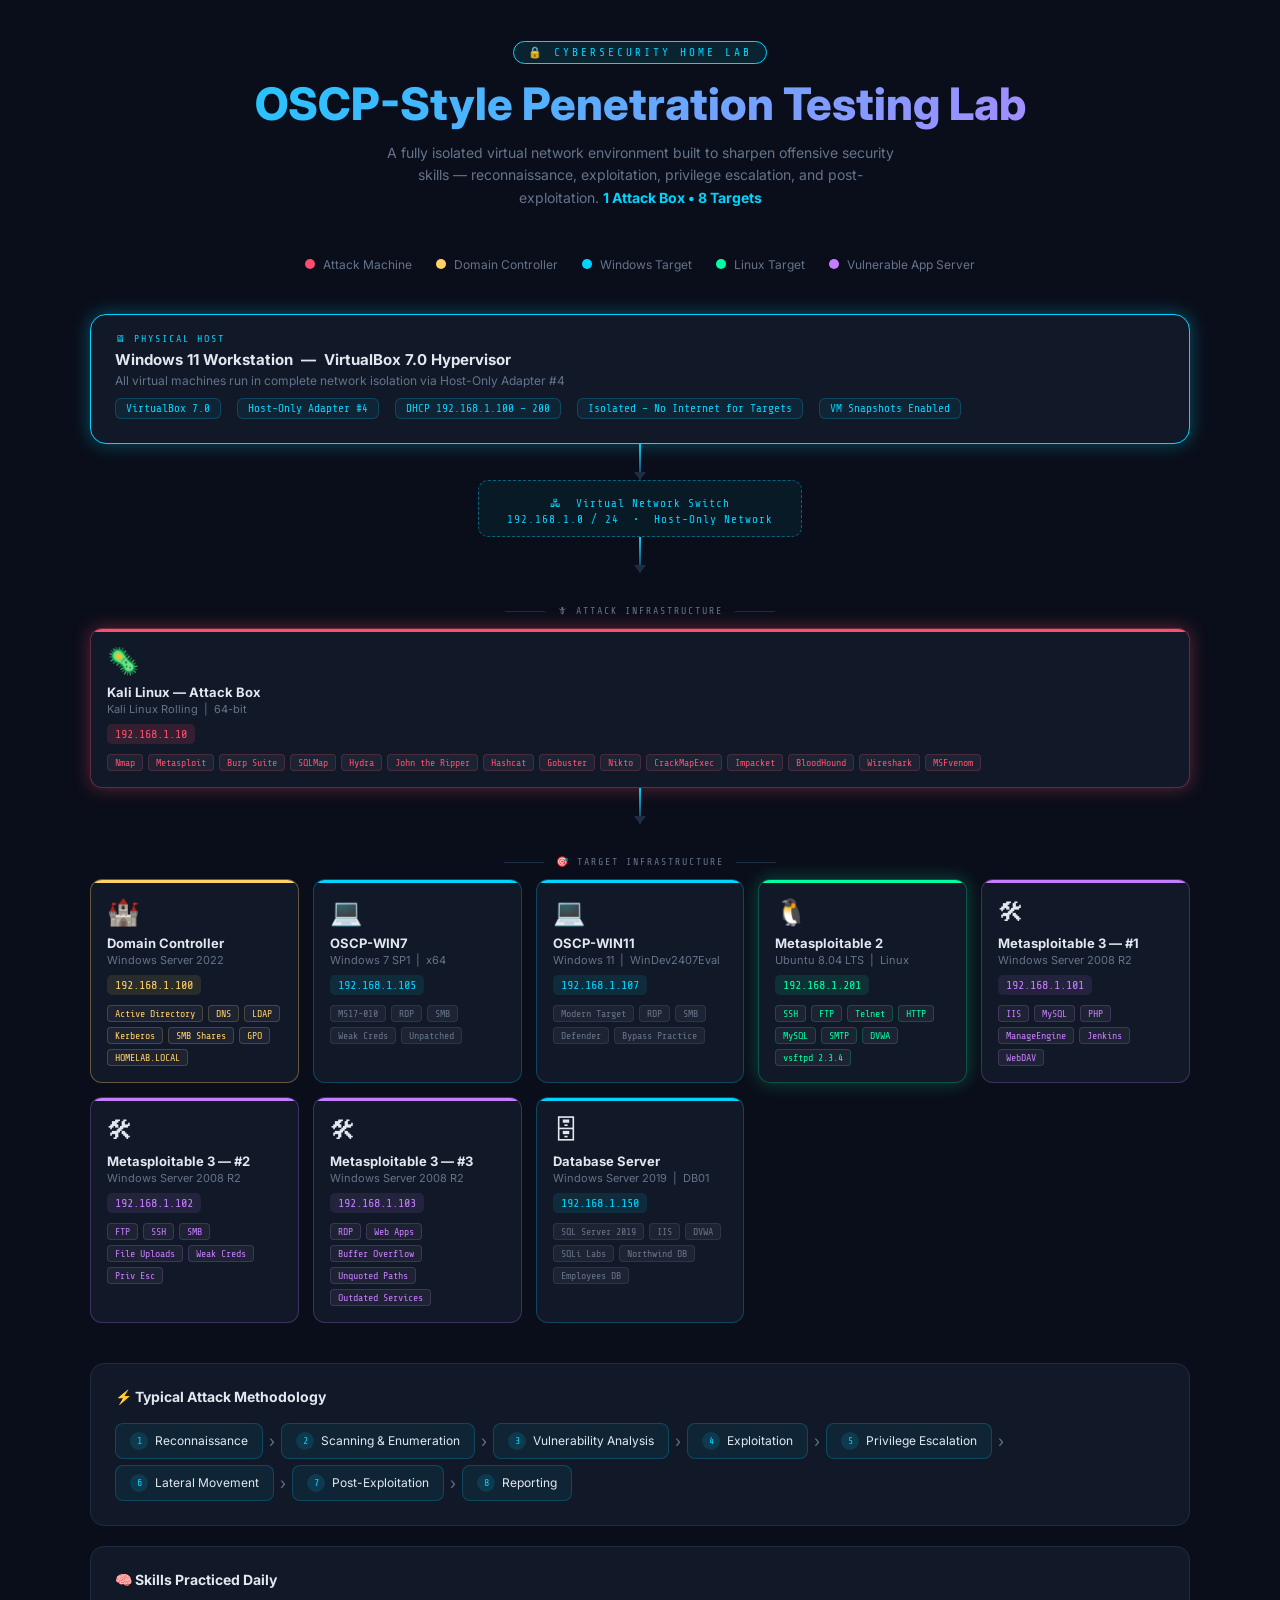
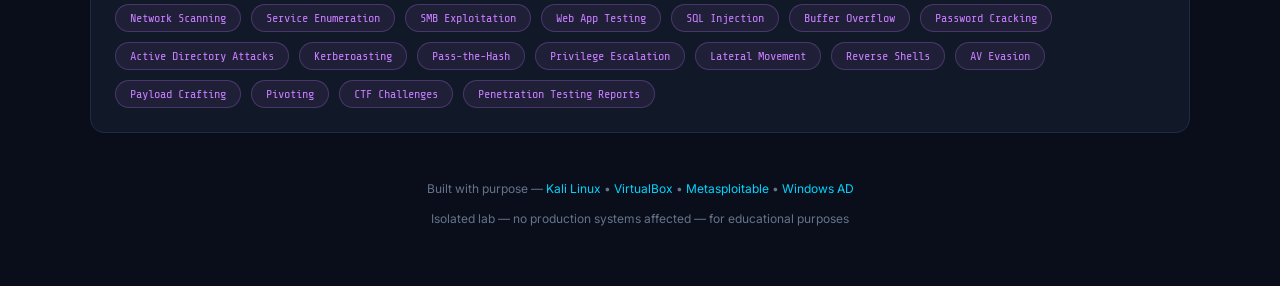
<file: homelab-diagram.html>
<!DOCTYPE html>
<html lang="en">
<head>
  <meta charset="UTF-8" />
  <meta name="viewport" content="width=device-width, initial-scale=1.0" />
  <title>Cybersecurity Home Lab – Network Diagram</title>
  <style>
    @import url('https://fonts.googleapis.com/css2?family=Share+Tech+Mono&family=Inter:wght@400;600;700;800&display=swap');

    :root {
      --bg:        #0a0e1a;
      --surface:   #111827;
      --border:    #1e2d45;
      --accent:    #00d4ff;
      --red:       #ff4d6d;
      --green:     #00ffa3;
      --yellow:    #ffd166;
      --purple:    #c77dff;
      --text:      #e2e8f0;
      --muted:     #64748b;
      --glow-blue: 0 0 18px rgba(0,212,255,0.35);
      --glow-red:  0 0 18px rgba(255,77,109,0.35);
      --glow-grn:  0 0 18px rgba(0,255,163,0.25);
    }

    * { box-sizing: border-box; margin: 0; padding: 0; }

    body {
      background: var(--bg);
      color: var(--text);
      font-family: 'Inter', sans-serif;
      min-height: 100vh;
      padding: 40px 24px 60px;
    }

    /* ── Header ────────────────────────────────────── */
    header {
      text-align: center;
      margin-bottom: 48px;
    }
    header .badge {
      display: inline-block;
      background: rgba(0,212,255,0.1);
      border: 1px solid var(--accent);
      color: var(--accent);
      font-size: 11px;
      font-family: 'Share Tech Mono', monospace;
      letter-spacing: 3px;
      padding: 4px 14px;
      border-radius: 20px;
      margin-bottom: 14px;
      text-transform: uppercase;
    }
    header h1 {
      font-size: clamp(1.6rem, 4vw, 2.8rem);
      font-weight: 800;
      background: linear-gradient(135deg, var(--accent) 0%, var(--purple) 100%);
      -webkit-background-clip: text;
      -webkit-text-fill-color: transparent;
      background-clip: text;
      line-height: 1.2;
      margin-bottom: 10px;
    }
    header p {
      color: var(--muted);
      font-size: 14px;
      max-width: 520px;
      margin: 0 auto;
      line-height: 1.6;
    }

    /* ── Legend ────────────────────────────────────── */
    .legend {
      display: flex;
      justify-content: center;
      gap: 24px;
      flex-wrap: wrap;
      margin-bottom: 42px;
    }
    .legend-item {
      display: flex;
      align-items: center;
      gap: 8px;
      font-size: 12px;
      color: var(--muted);
    }
    .legend-dot {
      width: 10px; height: 10px;
      border-radius: 50%;
    }

    /* ── Main grid ──────────────────────────────────── */
    .diagram {
      max-width: 1100px;
      margin: 0 auto;
      display: flex;
      flex-direction: column;
      gap: 0;
      align-items: center;
    }

    /* ── Host machine ───────────────────────────────── */
    .host-box {
      width: 100%;
      background: var(--surface);
      border: 1px solid var(--accent);
      border-radius: 16px;
      padding: 18px 24px 24px;
      box-shadow: var(--glow-blue);
      position: relative;
    }
    .host-label {
      font-family: 'Share Tech Mono', monospace;
      font-size: 10px;
      letter-spacing: 2px;
      color: var(--accent);
      text-transform: uppercase;
      margin-bottom: 6px;
    }
    .host-title {
      font-size: 15px;
      font-weight: 700;
      color: var(--text);
      margin-bottom: 4px;
    }
    .host-sub {
      font-size: 12px;
      color: var(--muted);
    }
    .host-specs {
      display: flex;
      gap: 16px;
      flex-wrap: wrap;
      margin-top: 10px;
    }
    .spec-tag {
      background: rgba(0,212,255,0.07);
      border: 1px solid rgba(0,212,255,0.2);
      color: var(--accent);
      font-size: 11px;
      font-family: 'Share Tech Mono', monospace;
      padding: 3px 10px;
      border-radius: 6px;
    }

    /* ── Connector line ─────────────────────────────── */
    .connector {
      width: 2px;
      height: 36px;
      background: linear-gradient(to bottom, var(--accent), var(--border));
      position: relative;
    }
    .connector::after {
      content: '';
      position: absolute;
      bottom: 0; left: 50%;
      transform: translateX(-50%);
      width: 0; height: 0;
      border-left: 6px solid transparent;
      border-right: 6px solid transparent;
      border-top: 8px solid var(--border);
    }

    /* ── Network switch ─────────────────────────────── */
    .switch-box {
      background: rgba(0,212,255,0.06);
      border: 1px dashed rgba(0,212,255,0.4);
      border-radius: 10px;
      padding: 10px 28px;
      text-align: center;
    }
    .switch-box span {
      font-family: 'Share Tech Mono', monospace;
      font-size: 11px;
      color: var(--accent);
      letter-spacing: 1px;
    }
    .network-label {
      font-size: 10px;
      color: var(--muted);
      display: block;
      margin-top: 2px;
    }

    /* ── Branch connectors ──────────────────────────── */
    .branch-row {
      width: 100%;
      display: flex;
      align-items: flex-start;
      justify-content: center;
      gap: 16px;
      margin-top: 0;
      position: relative;
    }

    /* Horizontal bar connecting all VMs */
    .h-bar-wrap {
      width: 100%;
      display: flex;
      align-items: center;
      justify-content: center;
      position: relative;
      height: 24px;
      margin-top: -2px;
    }
    .h-bar {
      position: absolute;
      height: 2px;
      background: var(--border);
      top: 50%;
      transform: translateY(-50%);
    }
    .v-drop {
      width: 2px;
      height: 24px;
      background: var(--border);
      position: absolute;
      top: 0;
    }

    /* ── VM Card ────────────────────────────────────── */
    .vm-grid {
      width: 100%;
      display: grid;
      grid-template-columns: repeat(auto-fit, minmax(200px, 1fr));
      gap: 14px;
    }

    .vm-card {
      background: var(--surface);
      border-radius: 12px;
      padding: 16px;
      border: 1px solid var(--border);
      transition: transform 0.2s, box-shadow 0.2s;
      position: relative;
      overflow: hidden;
    }
    .vm-card::before {
      content: '';
      position: absolute;
      top: 0; left: 0; right: 0;
      height: 3px;
      border-radius: 12px 12px 0 0;
    }
    .vm-card:hover {
      transform: translateY(-3px);
    }
    /* colour variants */
    .vm-card.attacker::before  { background: var(--red); }
    .vm-card.attacker          { border-color: rgba(255,77,109,0.35); box-shadow: var(--glow-red); }
    .vm-card.target-win::before{ background: var(--accent); }
    .vm-card.target-win        { border-color: rgba(0,212,255,0.25); }
    .vm-card.target-lin::before{ background: var(--green); }
    .vm-card.target-lin        { border-color: rgba(0,255,163,0.25); box-shadow: var(--glow-grn); }
    .vm-card.dc::before        { background: var(--yellow); }
    .vm-card.dc                { border-color: rgba(255,209,102,0.35); }
    .vm-card.vuln::before      { background: var(--purple); }
    .vm-card.vuln              { border-color: rgba(199,125,255,0.25); }

    .vm-icon { font-size: 26px; margin-bottom: 8px; }
    .vm-name {
      font-weight: 700;
      font-size: 13px;
      color: var(--text);
      margin-bottom: 2px;
    }
    .vm-os {
      font-size: 11px;
      color: var(--muted);
      margin-bottom: 6px;
    }
    .vm-ip {
      font-family: 'Share Tech Mono', monospace;
      font-size: 12px;
      padding: 3px 8px;
      border-radius: 5px;
      display: inline-block;
      margin-bottom: 10px;
    }
    .attacker .vm-ip  { background: rgba(255,77,109,0.15); color: var(--red); }
    .target-win .vm-ip{ background: rgba(0,212,255,0.1);   color: var(--accent); }
    .target-lin .vm-ip{ background: rgba(0,255,163,0.1);   color: var(--green); }
    .dc .vm-ip        { background: rgba(255,209,102,0.1); color: var(--yellow); }
    .vuln .vm-ip      { background: rgba(199,125,255,0.1); color: var(--purple); }

    .vm-tags {
      display: flex;
      flex-wrap: wrap;
      gap: 5px;
    }
    .tag {
      font-size: 10px;
      padding: 2px 7px;
      border-radius: 4px;
      font-family: 'Share Tech Mono', monospace;
      background: rgba(255,255,255,0.05);
      color: var(--muted);
      border: 1px solid rgba(255,255,255,0.08);
    }
    .attacker  .tag { color: var(--red);    border-color: rgba(255,77,109,0.2); }
    .target-lin .tag{ color: var(--green);  border-color: rgba(0,255,163,0.2); }
    .dc        .tag { color: var(--yellow); border-color: rgba(255,209,102,0.2); }
    .vuln      .tag { color: var(--purple); border-color: rgba(199,125,255,0.2); }

    /* ── Section title ──────────────────────────────── */
    .section-label {
      text-align: center;
      font-size: 10px;
      font-family: 'Share Tech Mono', monospace;
      letter-spacing: 2px;
      color: var(--muted);
      text-transform: uppercase;
      margin-top: 32px;
      margin-bottom: 12px;
      position: relative;
    }
    .section-label::before,
    .section-label::after {
      content: '';
      display: inline-block;
      width: 40px;
      height: 1px;
      background: var(--border);
      vertical-align: middle;
      margin: 0 12px;
    }

    /* ── Attack flow ────────────────────────────────── */
    .flow-section {
      width: 100%;
      max-width: 1100px;
      margin: 40px auto 0;
      background: var(--surface);
      border: 1px solid var(--border);
      border-radius: 14px;
      padding: 24px;
    }
    .flow-title {
      font-weight: 700;
      font-size: 14px;
      color: var(--text);
      margin-bottom: 18px;
      display: flex;
      align-items: center;
      gap: 8px;
    }
    .flow-steps {
      display: flex;
      align-items: center;
      flex-wrap: wrap;
      gap: 6px;
    }
    .flow-step {
      background: rgba(0,212,255,0.07);
      border: 1px solid rgba(0,212,255,0.2);
      border-radius: 8px;
      padding: 8px 14px;
      font-size: 12px;
      color: var(--text);
      display: flex;
      align-items: center;
      gap: 7px;
    }
    .flow-num {
      font-family: 'Share Tech Mono', monospace;
      color: var(--accent);
      font-size: 10px;
      background: rgba(0,212,255,0.12);
      width: 18px; height: 18px;
      border-radius: 50%;
      display: flex; align-items: center; justify-content: center;
    }
    .flow-arrow {
      color: var(--muted);
      font-size: 16px;
    }

    /* ── Skills pills ────────────────────────────────── */
    .skills-section {
      width: 100%;
      max-width: 1100px;
      margin: 20px auto 0;
      background: var(--surface);
      border: 1px solid var(--border);
      border-radius: 14px;
      padding: 24px;
    }
    .skills-title {
      font-weight: 700;
      font-size: 14px;
      color: var(--text);
      margin-bottom: 16px;
      display: flex;
      align-items: center;
      gap: 8px;
    }
    .skills-grid {
      display: flex;
      flex-wrap: wrap;
      gap: 10px;
    }
    .skill-pill {
      background: rgba(199,125,255,0.08);
      border: 1px solid rgba(199,125,255,0.25);
      color: var(--purple);
      font-size: 12px;
      padding: 6px 14px;
      border-radius: 20px;
      font-family: 'Share Tech Mono', monospace;
    }

    /* ── Footer ─────────────────────────────────────── */
    footer {
      text-align: center;
      margin-top: 48px;
      color: var(--muted);
      font-size: 12px;
    }
    footer span { color: var(--accent); }

    /* ── Responsive ─────────────────────────────────── */
    @media (max-width: 600px) {
      .vm-grid { grid-template-columns: 1fr 1fr; }
    }
    @media (max-width: 400px) {
      .vm-grid { grid-template-columns: 1fr; }
    }
  </style>
</head>
<body>

<!-- ══ HEADER ══════════════════════════════════════════ -->
<header>
  <div class="badge">&#x1F512; Cybersecurity Home Lab</div>
  <h1>OSCP-Style Penetration Testing Lab</h1>
  <p>A fully isolated virtual network environment built to sharpen offensive security skills — reconnaissance, exploitation, privilege escalation, and post-exploitation. <strong style="color:var(--accent)">1 Attack Box &bull; 8 Targets</strong></p>
</header>

<!-- ══ LEGEND ══════════════════════════════════════════ -->
<div class="legend">
  <div class="legend-item"><div class="legend-dot" style="background:var(--red)"></div> Attack Machine</div>
  <div class="legend-item"><div class="legend-dot" style="background:var(--yellow)"></div> Domain Controller</div>
  <div class="legend-item"><div class="legend-dot" style="background:var(--accent)"></div> Windows Target</div>
  <div class="legend-item"><div class="legend-dot" style="background:var(--green)"></div> Linux Target</div>
  <div class="legend-item"><div class="legend-dot" style="background:var(--purple)"></div> Vulnerable App Server</div>
</div>

<!-- ══ DIAGRAM ══════════════════════════════════════════ -->
<div class="diagram">

  <!-- HOST MACHINE -->
  <div class="host-box" style="max-width:1100px;">
    <div class="host-label">&#x1F5A5;  Physical Host</div>
    <div class="host-title">Windows 11 Workstation &nbsp;&mdash;&nbsp; VirtualBox 7.0 Hypervisor</div>
    <div class="host-sub">All virtual machines run in complete network isolation via Host-Only Adapter #4</div>
    <div class="host-specs">
      <span class="spec-tag">VirtualBox 7.0</span>
      <span class="spec-tag">Host-Only Adapter #4</span>
      <span class="spec-tag">DHCP 192.168.1.100 – 200</span>
      <span class="spec-tag">Isolated – No Internet for Targets</span>
      <span class="spec-tag">VM Snapshots Enabled</span>
    </div>
  </div>

  <!-- CONNECTOR -->
  <div class="connector"></div>

  <!-- VIRTUAL SWITCH -->
  <div class="switch-box">
    <span>&#x1F5A7; &nbsp;Virtual Network Switch</span>
    <span class="network-label">192.168.1.0 / 24 &nbsp;&bull;&nbsp; Host-Only Network</span>
  </div>

  <!-- CONNECTOR -->
  <div class="connector"></div>

  <!-- ── ATTACK SECTION ── -->
  <div class="section-label">&#x1F5E1; Attack Infrastructure</div>
  <div class="vm-grid" style="max-width:1100px; grid-template-columns: 1fr;">

    <div class="vm-card attacker">
      <div class="vm-icon">&#x1F9A0;</div>
      <div class="vm-name">Kali Linux &mdash; Attack Box</div>
      <div class="vm-os">Kali Linux Rolling &nbsp;|&nbsp; 64-bit</div>
      <div class="vm-ip">192.168.1.10</div>
      <div class="vm-tags">
        <span class="tag">Nmap</span>
        <span class="tag">Metasploit</span>
        <span class="tag">Burp Suite</span>
        <span class="tag">SQLMap</span>
        <span class="tag">Hydra</span>
        <span class="tag">John the Ripper</span>
        <span class="tag">Hashcat</span>
        <span class="tag">Gobuster</span>
        <span class="tag">Nikto</span>
        <span class="tag">CrackMapExec</span>
        <span class="tag">Impacket</span>
        <span class="tag">BloodHound</span>
        <span class="tag">Wireshark</span>
        <span class="tag">MSFvenom</span>
      </div>
    </div>

  </div>

  <!-- CONNECTOR -->
  <div class="connector"></div>

  <!-- ── TARGET SECTION ── -->
  <div class="section-label">&#x1F3AF; Target Infrastructure</div>
  <div class="vm-grid" style="max-width:1100px;">

    <!-- Domain Controller -->
    <div class="vm-card dc">
      <div class="vm-icon">&#x1F3F0;</div>
      <div class="vm-name">Domain Controller</div>
      <div class="vm-os">Windows Server 2022</div>
      <div class="vm-ip">192.168.1.100</div>
      <div class="vm-tags">
        <span class="tag">Active Directory</span>
        <span class="tag">DNS</span>
        <span class="tag">LDAP</span>
        <span class="tag">Kerberos</span>
        <span class="tag">SMB Shares</span>
        <span class="tag">GPO</span>
        <span class="tag">HOMELAB.LOCAL</span>
      </div>
    </div>

    <!-- Windows 7 -->
    <div class="vm-card target-win">
      <div class="vm-icon">&#x1F4BB;</div>
      <div class="vm-name">OSCP-WIN7</div>
      <div class="vm-os">Windows 7 SP1 &nbsp;|&nbsp; x64</div>
      <div class="vm-ip">192.168.1.105</div>
      <div class="vm-tags">
        <span class="tag">MS17-010</span>
        <span class="tag">RDP</span>
        <span class="tag">SMB</span>
        <span class="tag">Weak Creds</span>
        <span class="tag">Unpatched</span>
      </div>
    </div>

    <!-- Windows 11 -->
    <div class="vm-card target-win">
      <div class="vm-icon">&#x1F4BB;</div>
      <div class="vm-name">OSCP-WIN11</div>
      <div class="vm-os">Windows 11 &nbsp;|&nbsp; WinDev2407Eval</div>
      <div class="vm-ip">192.168.1.107</div>
      <div class="vm-tags">
        <span class="tag">Modern Target</span>
        <span class="tag">RDP</span>
        <span class="tag">SMB</span>
        <span class="tag">Defender</span>
        <span class="tag">Bypass Practice</span>
      </div>
    </div>

    <!-- Metasploitable 2 -->
    <div class="vm-card target-lin">
      <div class="vm-icon">&#x1F427;</div>
      <div class="vm-name">Metasploitable 2</div>
      <div class="vm-os">Ubuntu 8.04 LTS &nbsp;|&nbsp; Linux</div>
      <div class="vm-ip">192.168.1.201</div>
      <div class="vm-tags">
        <span class="tag">SSH</span>
        <span class="tag">FTP</span>
        <span class="tag">Telnet</span>
        <span class="tag">HTTP</span>
        <span class="tag">MySQL</span>
        <span class="tag">SMTP</span>
        <span class="tag">DVWA</span>
        <span class="tag">vsftpd 2.3.4</span>
      </div>
    </div>

    <!-- Metasploitable 3 Win #1 -->
    <div class="vm-card vuln">
      <div class="vm-icon">&#x1F6E0;</div>
      <div class="vm-name">Metasploitable 3 &mdash; #1</div>
      <div class="vm-os">Windows Server 2008 R2</div>
      <div class="vm-ip">192.168.1.101</div>
      <div class="vm-tags">
        <span class="tag">IIS</span>
        <span class="tag">MySQL</span>
        <span class="tag">PHP</span>
        <span class="tag">ManageEngine</span>
        <span class="tag">Jenkins</span>
        <span class="tag">WebDAV</span>
      </div>
    </div>

    <!-- Metasploitable 3 Win #2 -->
    <div class="vm-card vuln">
      <div class="vm-icon">&#x1F6E0;</div>
      <div class="vm-name">Metasploitable 3 &mdash; #2</div>
      <div class="vm-os">Windows Server 2008 R2</div>
      <div class="vm-ip">192.168.1.102</div>
      <div class="vm-tags">
        <span class="tag">FTP</span>
        <span class="tag">SSH</span>
        <span class="tag">SMB</span>
        <span class="tag">File Uploads</span>
        <span class="tag">Weak Creds</span>
        <span class="tag">Priv Esc</span>
      </div>
    </div>

    <!-- Metasploitable 3 Win #3 -->
    <div class="vm-card vuln">
      <div class="vm-icon">&#x1F6E0;</div>
      <div class="vm-name">Metasploitable 3 &mdash; #3</div>
      <div class="vm-os">Windows Server 2008 R2</div>
      <div class="vm-ip">192.168.1.103</div>
      <div class="vm-tags">
        <span class="tag">RDP</span>
        <span class="tag">Web Apps</span>
        <span class="tag">Buffer Overflow</span>
        <span class="tag">Unquoted Paths</span>
        <span class="tag">Outdated Services</span>
      </div>
    </div>

    <!-- Database Server -->
    <div class="vm-card target-win">
      <div class="vm-icon">&#x1F5C4;</div>
      <div class="vm-name">Database Server</div>
      <div class="vm-os">Windows Server 2019 &nbsp;|&nbsp; DB01</div>
      <div class="vm-ip">192.168.1.150</div>
      <div class="vm-tags">
        <span class="tag">SQL Server 2019</span>
        <span class="tag">IIS</span>
        <span class="tag">DVWA</span>
        <span class="tag">SQLi Labs</span>
        <span class="tag">Northwind DB</span>
        <span class="tag">Employees DB</span>
      </div>
    </div>

  </div>

</div><!-- /diagram -->

<!-- ══ ATTACK FLOW ═══════════════════════════════════════ -->
<div class="flow-section">
  <div class="flow-title">&#x26A1; Typical Attack Methodology</div>
  <div class="flow-steps">
    <div class="flow-step"><div class="flow-num">1</div>Reconnaissance</div>
    <div class="flow-arrow">›</div>
    <div class="flow-step"><div class="flow-num">2</div>Scanning &amp; Enumeration</div>
    <div class="flow-arrow">›</div>
    <div class="flow-step"><div class="flow-num">3</div>Vulnerability Analysis</div>
    <div class="flow-arrow">›</div>
    <div class="flow-step"><div class="flow-num">4</div>Exploitation</div>
    <div class="flow-arrow">›</div>
    <div class="flow-step"><div class="flow-num">5</div>Privilege Escalation</div>
    <div class="flow-arrow">›</div>
    <div class="flow-step"><div class="flow-num">6</div>Lateral Movement</div>
    <div class="flow-arrow">›</div>
    <div class="flow-step"><div class="flow-num">7</div>Post-Exploitation</div>
    <div class="flow-arrow">›</div>
    <div class="flow-step"><div class="flow-num">8</div>Reporting</div>
  </div>
</div>

<!-- ══ SKILLS ════════════════════════════════════════════ -->
<div class="skills-section">
  <div class="skills-title">&#x1F9E0; Skills Practiced Daily</div>
  <div class="skills-grid">
    <span class="skill-pill">Network Scanning</span>
    <span class="skill-pill">Service Enumeration</span>
    <span class="skill-pill">SMB Exploitation</span>
    <span class="skill-pill">Web App Testing</span>
    <span class="skill-pill">SQL Injection</span>
    <span class="skill-pill">Buffer Overflow</span>
    <span class="skill-pill">Password Cracking</span>
    <span class="skill-pill">Active Directory Attacks</span>
    <span class="skill-pill">Kerberoasting</span>
    <span class="skill-pill">Pass-the-Hash</span>
    <span class="skill-pill">Privilege Escalation</span>
    <span class="skill-pill">Lateral Movement</span>
    <span class="skill-pill">Reverse Shells</span>
    <span class="skill-pill">AV Evasion</span>
    <span class="skill-pill">Payload Crafting</span>
    <span class="skill-pill">Pivoting</span>
    <span class="skill-pill">CTF Challenges</span>
    <span class="skill-pill">Penetration Testing Reports</span>
  </div>
</div>

<!-- ══ FOOTER ════════════════════════════════════════════ -->
<footer>
  Built with purpose &mdash; <span>Kali Linux</span> &bull; <span>VirtualBox</span> &bull; <span>Metasploitable</span> &bull; <span>Windows AD</span>
  <br><br>
  <span style="color:var(--muted)">Isolated lab &mdash; no production systems affected &mdash; for educational purposes</span>
</footer>

</body>
</html>
</file>
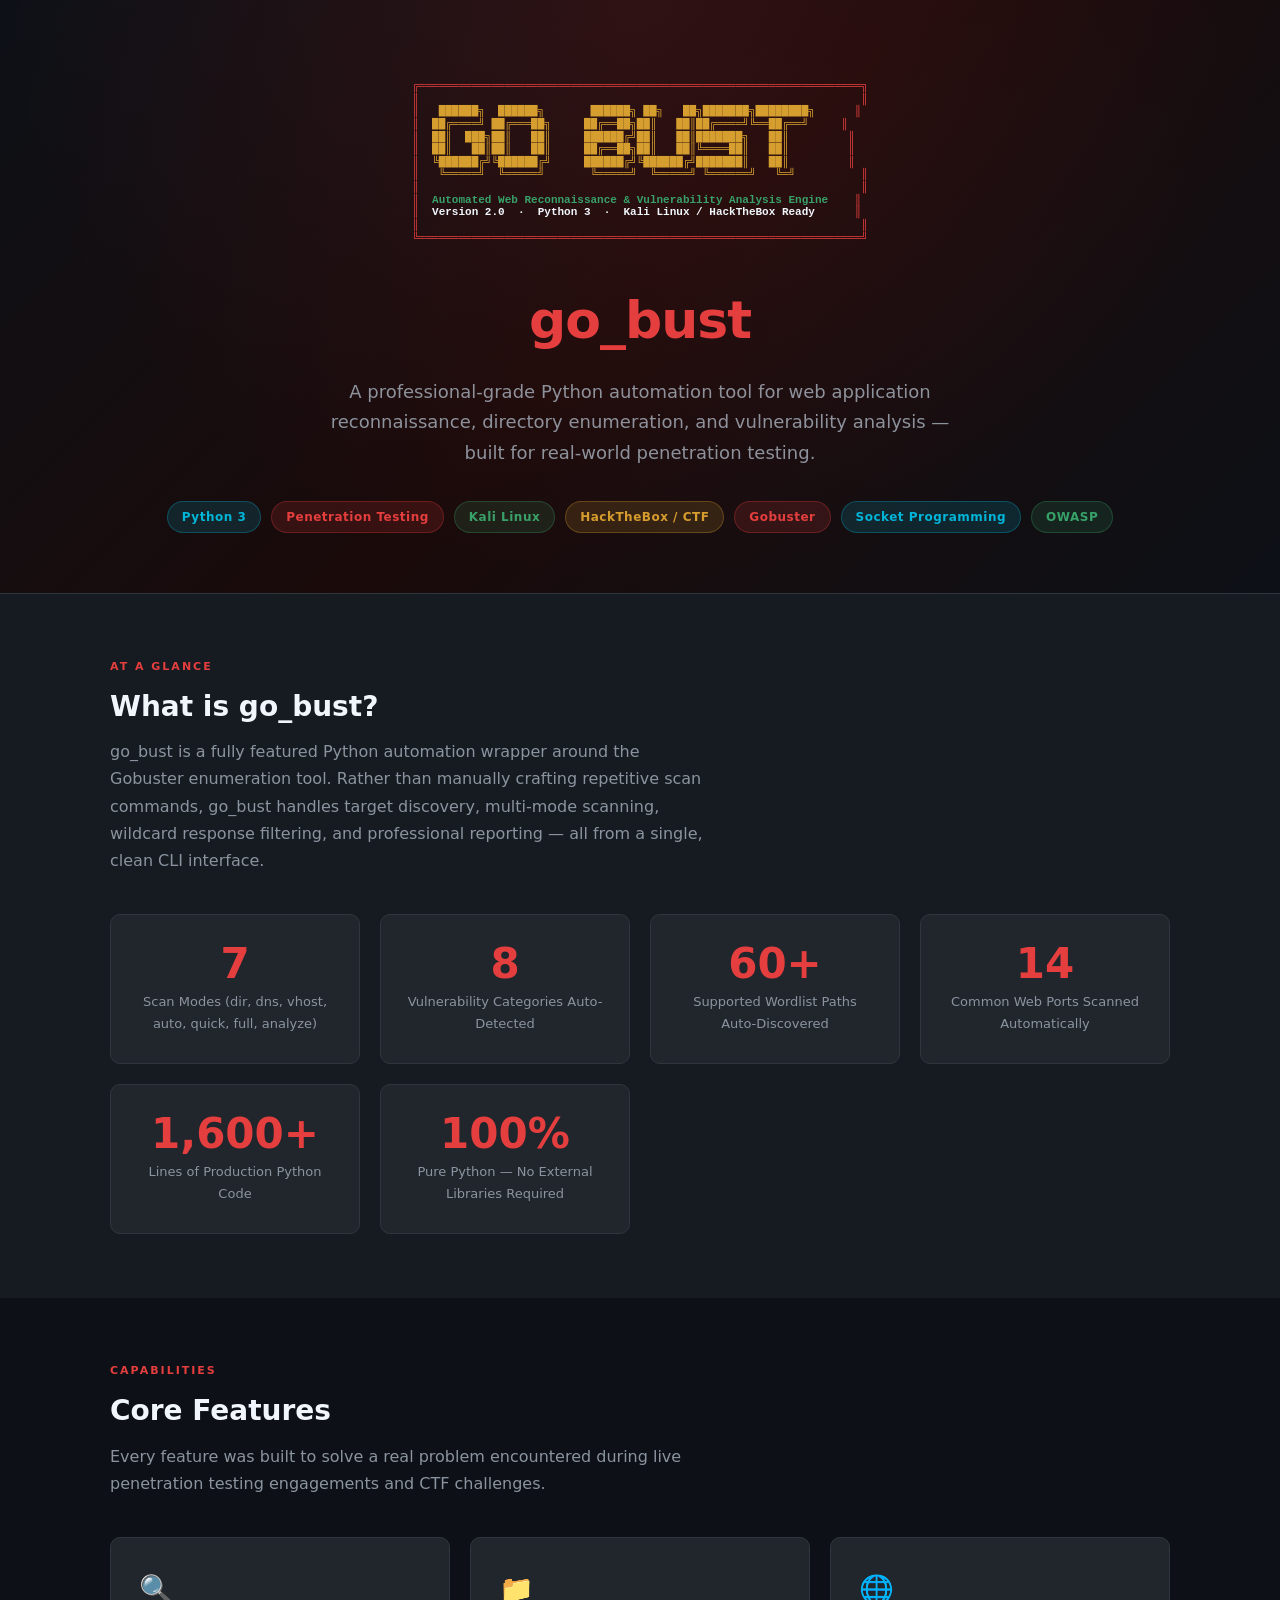
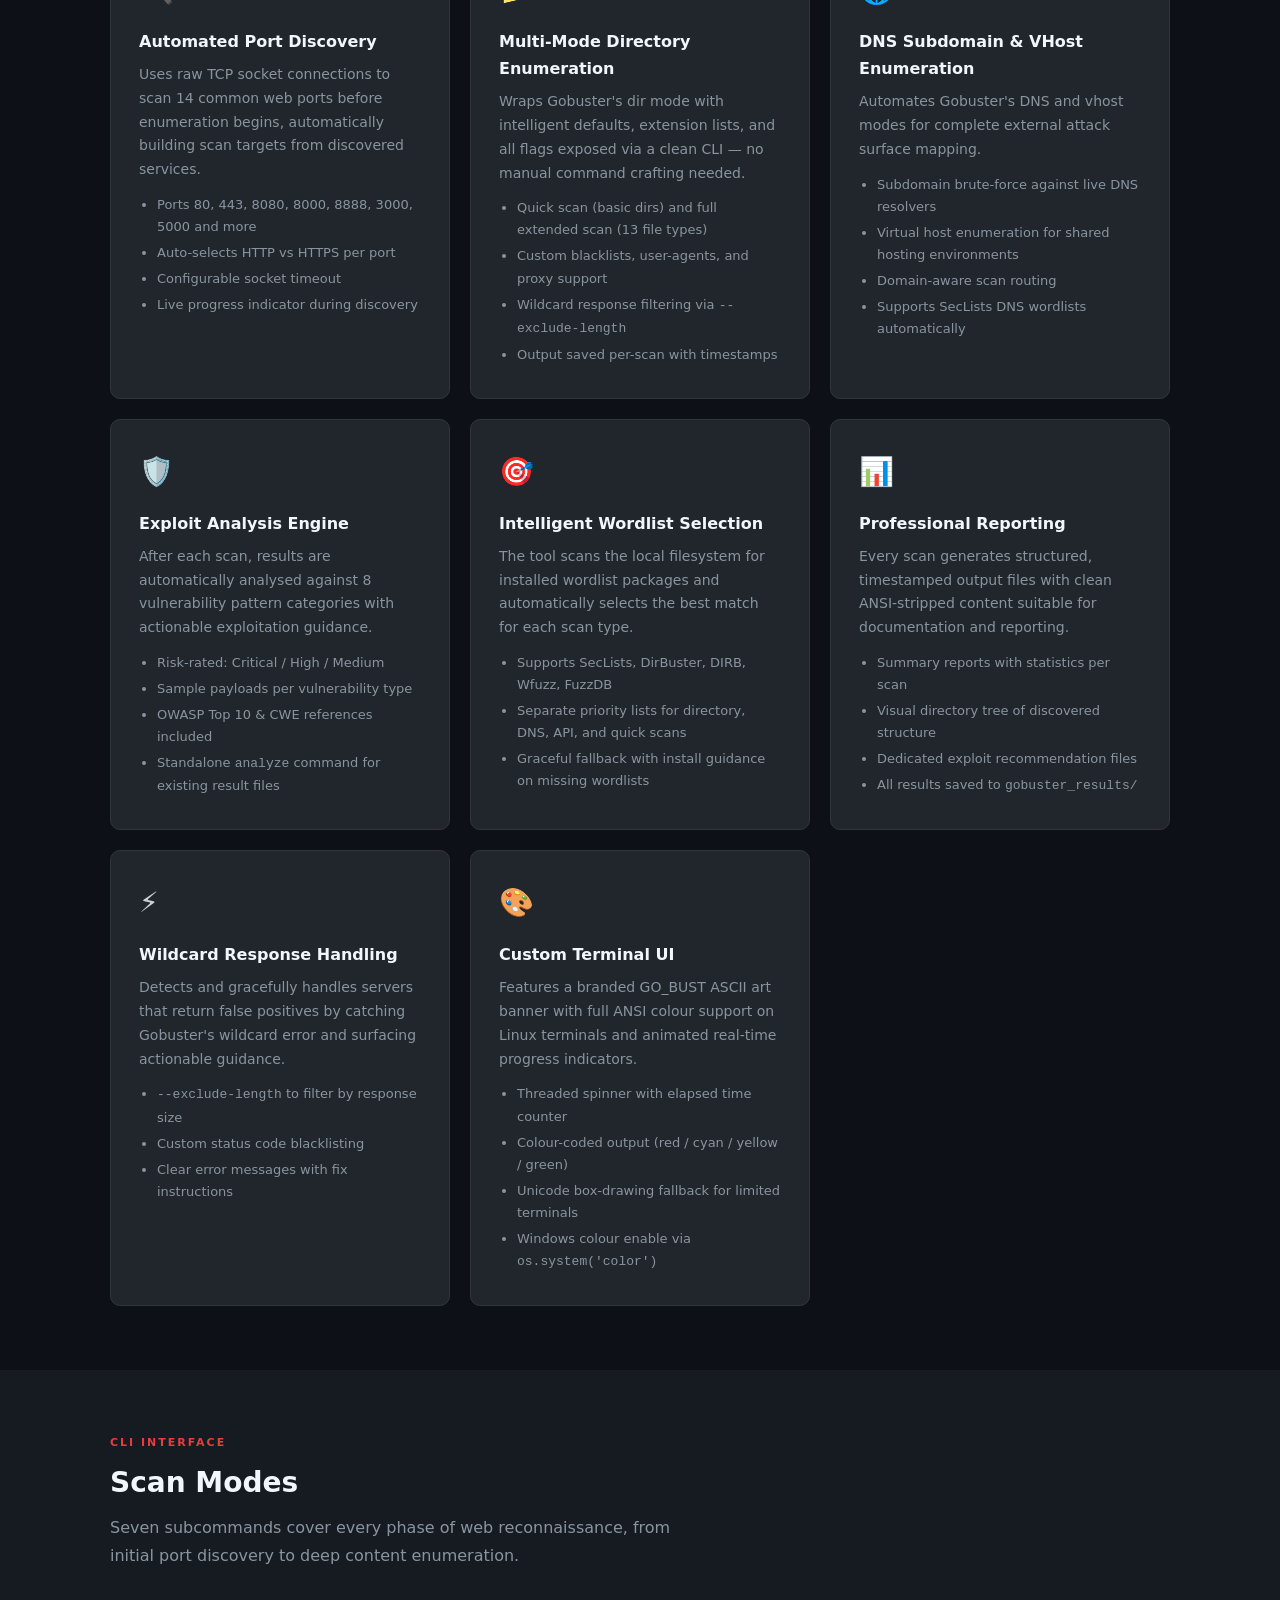
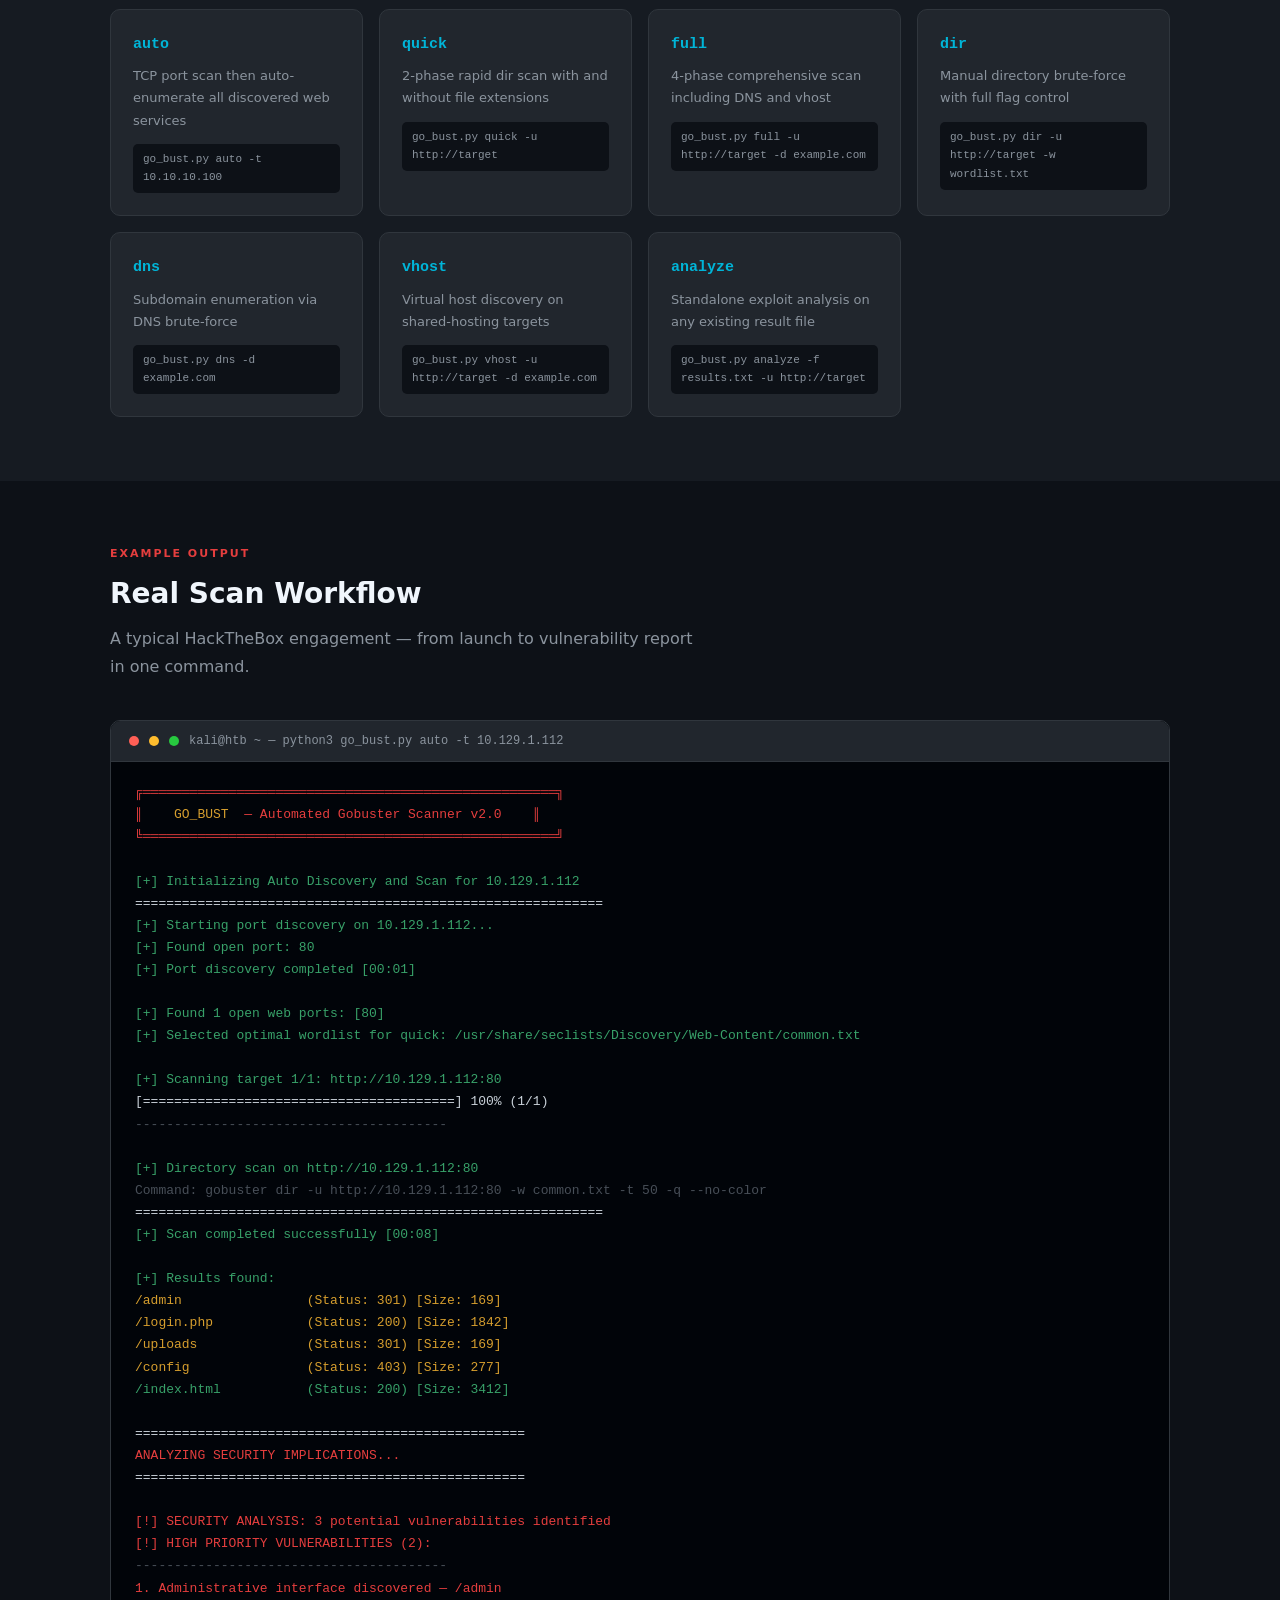
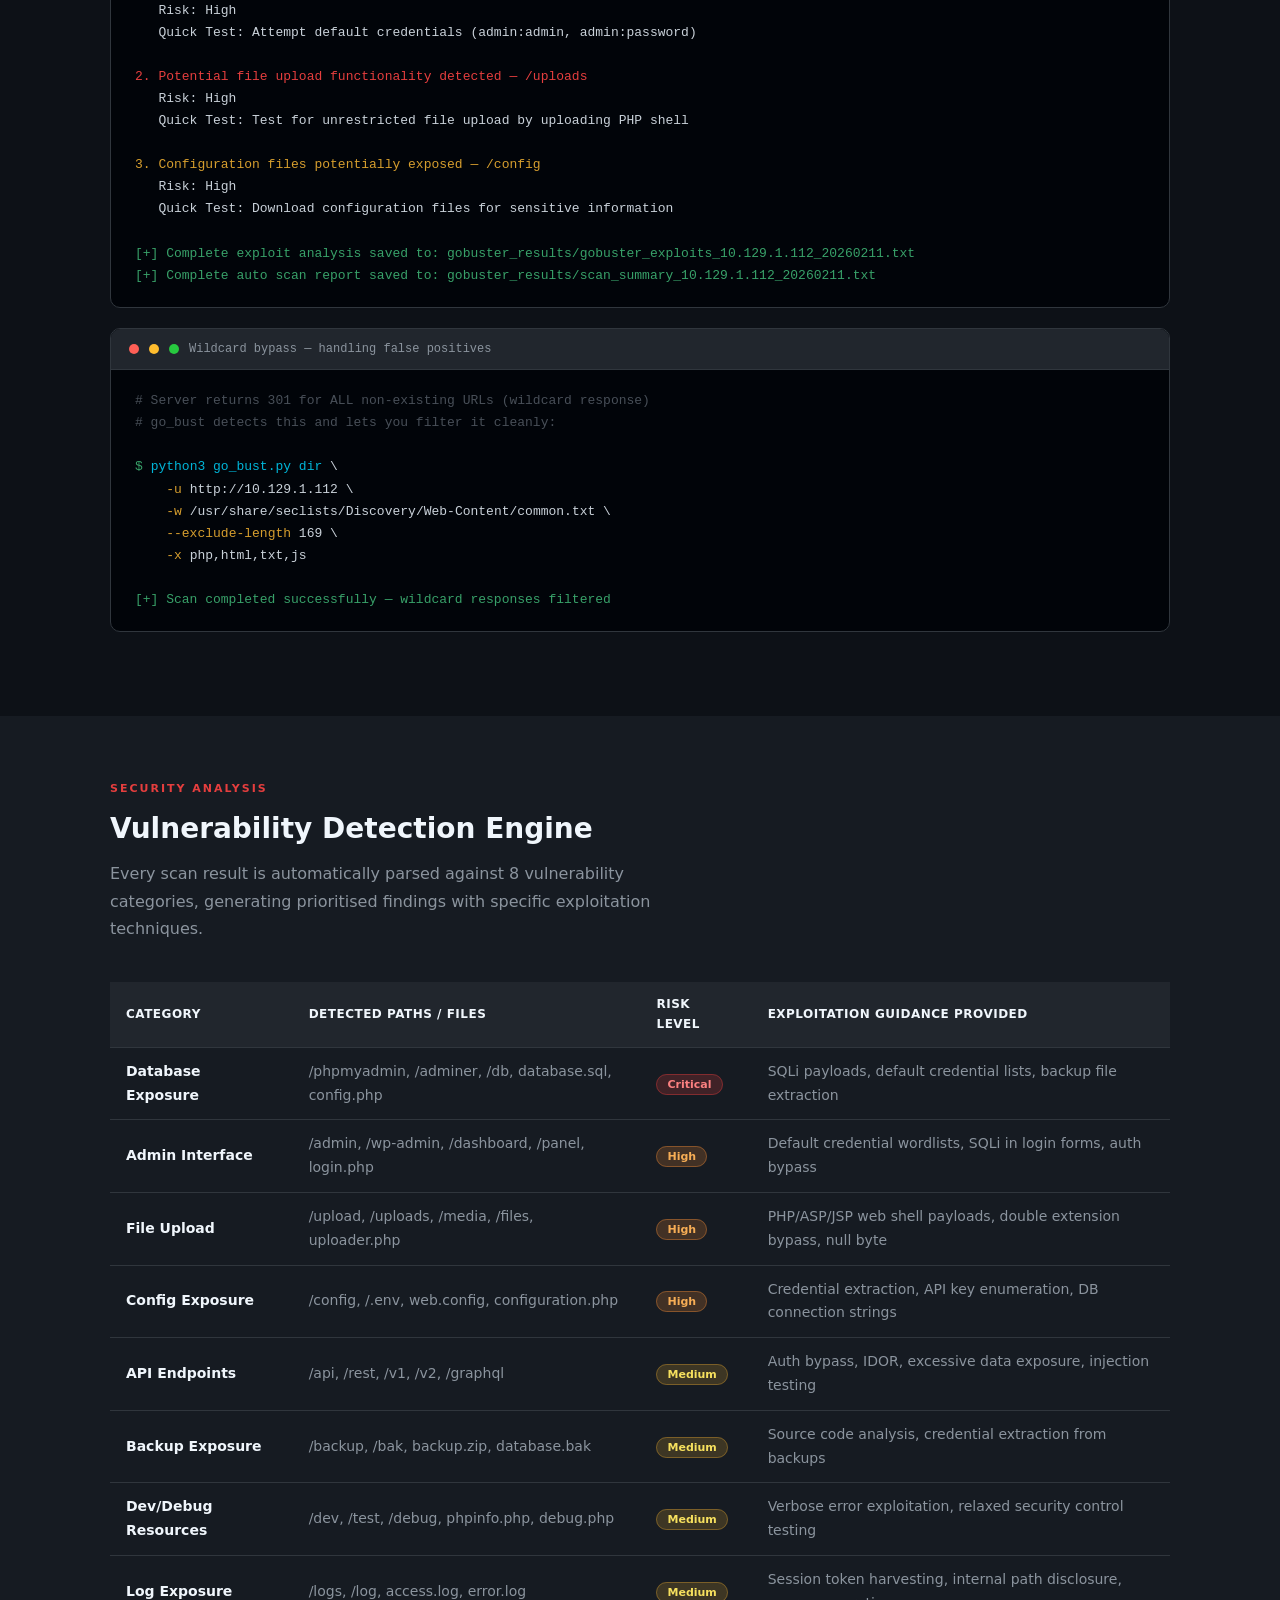
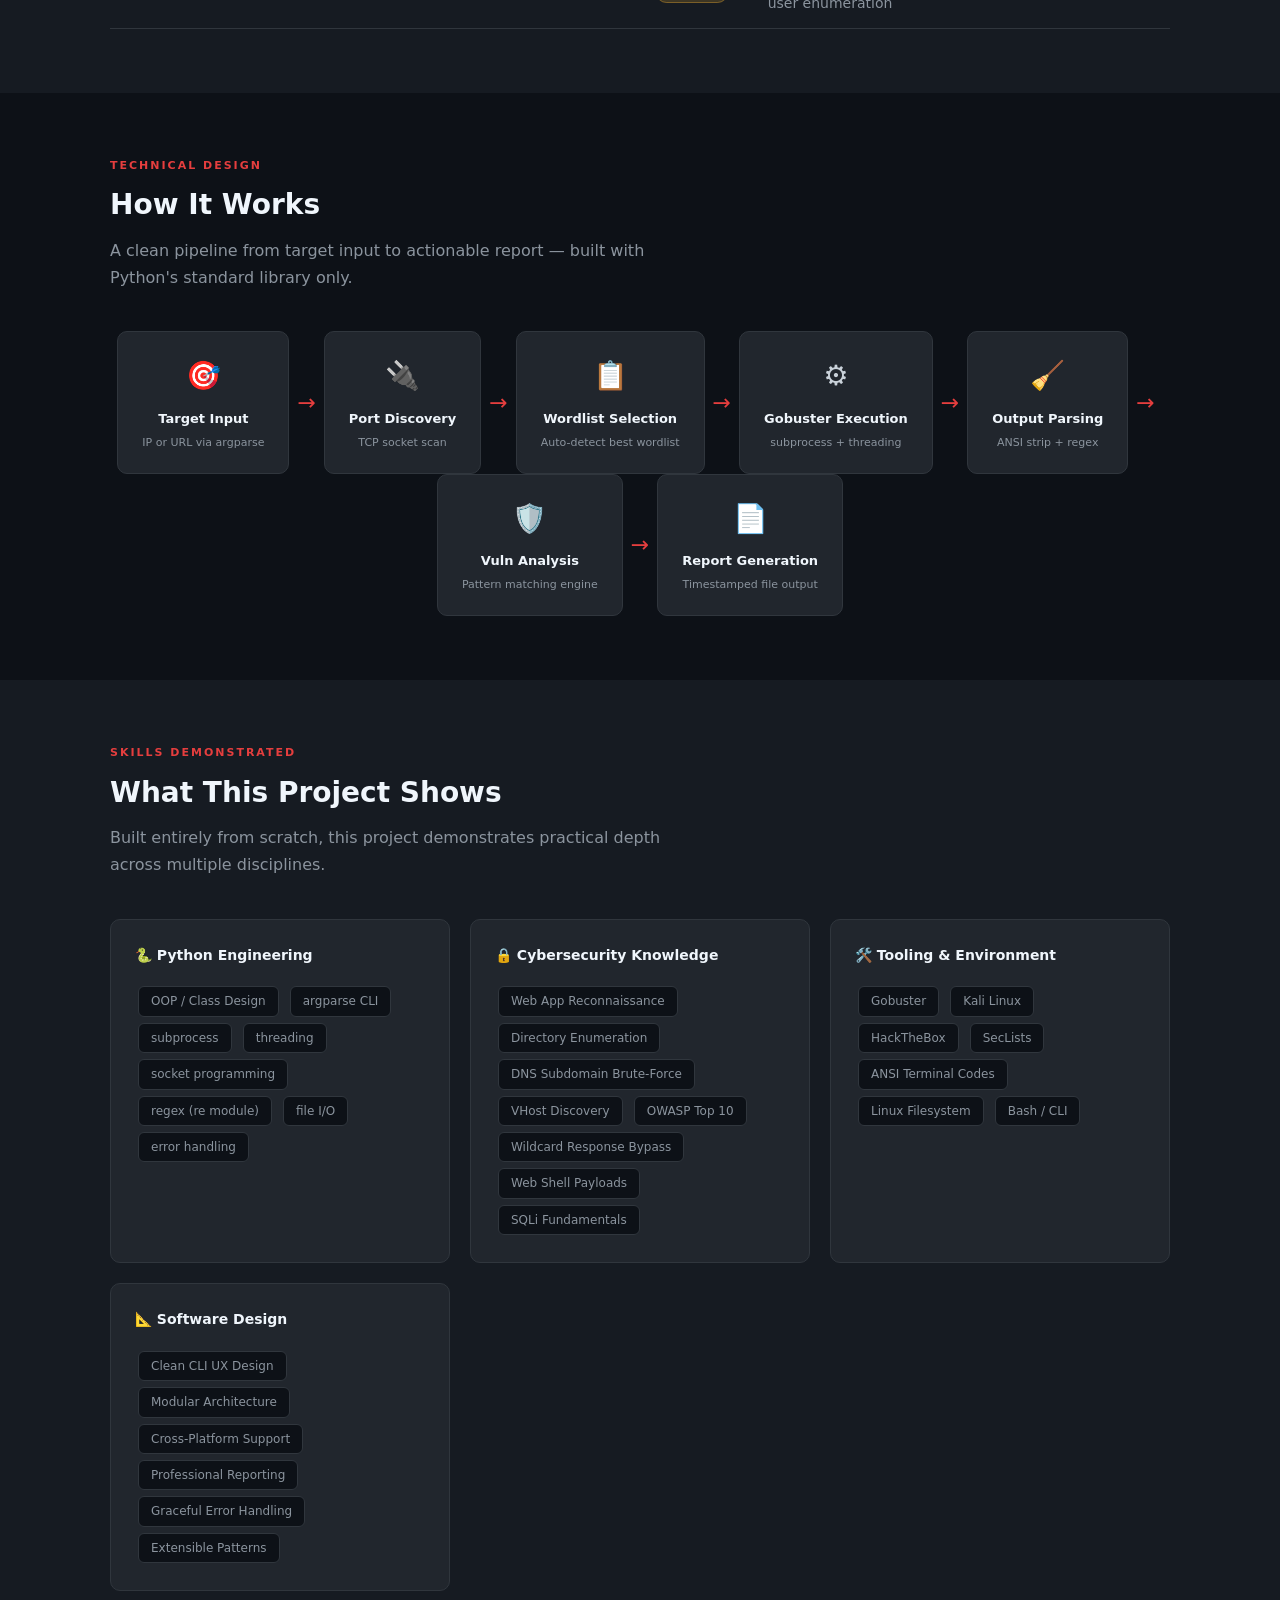
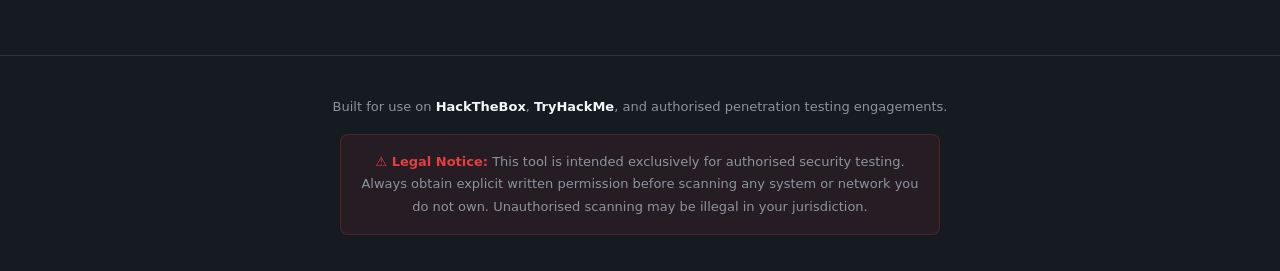
<file: nerv_gobust_portfolio.html>
<!DOCTYPE html>
<html lang="en">
<head>
    <meta charset="UTF-8">
    <meta name="viewport" content="width=device-width, initial-scale=1.0">
    <title>go_bust — Penetration Testing Automation Tool</title>
    <style>
        :root {
            --red: #e53e3e;
            --cyan: #00b5d8;
            --green: #38a169;
            --yellow: #d69e2e;
            --dark: #0d1117;
            --dark2: #161b22;
            --dark3: #21262d;
            --border: #30363d;
            --text: #c9d1d9;
            --text-muted: #8b949e;
            --white: #f0f6fc;
        }

        * { margin: 0; padding: 0; box-sizing: border-box; }

        body {
            font-family: 'Segoe UI', system-ui, sans-serif;
            background: var(--dark);
            color: var(--text);
            line-height: 1.7;
        }

        /* ── HERO ── */
        .hero {
            background: linear-gradient(135deg, #0d1117 0%, #1a0a0a 50%, #0d1117 100%);
            border-bottom: 1px solid var(--border);
            padding: 80px 20px 60px;
            text-align: center;
            position: relative;
            overflow: hidden;
        }

        .hero::before {
            content: '';
            position: absolute;
            inset: 0;
            background: radial-gradient(ellipse at 50% 0%, rgba(229,62,62,0.12) 0%, transparent 70%);
        }

        .terminal-banner {
            font-family: 'Courier New', monospace;
            display: inline-block;
            text-align: left;
            margin-bottom: 32px;
            position: relative;
        }

        .terminal-banner pre {
            font-size: clamp(5px, 1.1vw, 11px);
            line-height: 1.15;
        }

        .t-red    { color: #e53e3e; }
        .t-cyan   { color: #00b5d8; }
        .t-yellow { color: #d69e2e; }
        .t-green  { color: #38a169; }
        .t-white  { color: #f0f6fc; }
        .t-bold   { font-weight: bold; }

        .hero h1 {
            font-size: clamp(28px, 5vw, 52px);
            font-weight: 700;
            color: var(--white);
            margin-bottom: 12px;
            letter-spacing: -1px;
        }

        .hero h1 span { color: var(--red); }

        .hero .subtitle {
            font-size: clamp(14px, 2vw, 18px);
            color: var(--text-muted);
            max-width: 620px;
            margin: 0 auto 32px;
        }

        .badge-row {
            display: flex;
            gap: 10px;
            justify-content: center;
            flex-wrap: wrap;
        }

        .badge {
            padding: 5px 14px;
            border-radius: 20px;
            font-size: 12px;
            font-weight: 600;
            letter-spacing: 0.5px;
        }

        .badge-python  { background: rgba(0,181,216,0.15); color: var(--cyan);   border: 1px solid rgba(0,181,216,0.3); }
        .badge-security{ background: rgba(229,62,62,0.15); color: var(--red);    border: 1px solid rgba(229,62,62,0.3); }
        .badge-linux   { background: rgba(56,161,105,0.15);color: var(--green);  border: 1px solid rgba(56,161,105,0.3); }
        .badge-ctf     { background: rgba(214,158,46,0.15); color: var(--yellow);border: 1px solid rgba(214,158,46,0.3); }

        /* ── LAYOUT ── */
        .container { max-width: 1100px; margin: 0 auto; padding: 0 20px; }

        section { padding: 64px 20px; }
        section:nth-child(even) { background: var(--dark2); }

        h2 {
            font-size: clamp(20px, 3vw, 28px);
            font-weight: 700;
            color: var(--white);
            margin-bottom: 8px;
        }

        .section-label {
            font-size: 11px;
            font-weight: 700;
            letter-spacing: 2px;
            text-transform: uppercase;
            color: var(--red);
            margin-bottom: 6px;
        }

        .section-desc {
            color: var(--text-muted);
            max-width: 600px;
            margin-bottom: 40px;
        }

        /* ── OVERVIEW GRID ── */
        .overview-grid {
            display: grid;
            grid-template-columns: repeat(auto-fit, minmax(240px, 1fr));
            gap: 20px;
            margin-top: 40px;
        }

        .stat-card {
            background: var(--dark3);
            border: 1px solid var(--border);
            border-radius: 10px;
            padding: 28px 24px;
            text-align: center;
        }

        .stat-card .stat-num {
            font-size: 42px;
            font-weight: 800;
            color: var(--red);
            line-height: 1;
            margin-bottom: 6px;
        }

        .stat-card .stat-label { color: var(--text-muted); font-size: 13px; }

        /* ── FEATURE CARDS ── */
        .feature-grid {
            display: grid;
            grid-template-columns: repeat(auto-fit, minmax(300px, 1fr));
            gap: 20px;
        }

        .feature-card {
            background: var(--dark3);
            border: 1px solid var(--border);
            border-radius: 10px;
            padding: 28px;
            transition: border-color 0.2s, transform 0.2s;
        }

        .feature-card:hover {
            border-color: var(--red);
            transform: translateY(-2px);
        }

        .feature-icon {
            font-size: 28px;
            margin-bottom: 14px;
        }

        .feature-card h3 {
            font-size: 16px;
            font-weight: 700;
            color: var(--white);
            margin-bottom: 8px;
        }

        .feature-card p { font-size: 14px; color: var(--text-muted); }

        .feature-card ul {
            margin-top: 12px;
            padding-left: 18px;
        }

        .feature-card ul li {
            font-size: 13px;
            color: var(--text-muted);
            margin-bottom: 4px;
        }

        /* ── CODE BLOCK ── */
        .code-block {
            background: #010409;
            border: 1px solid var(--border);
            border-radius: 10px;
            overflow: hidden;
            margin-bottom: 20px;
        }

        .code-header {
            background: var(--dark3);
            border-bottom: 1px solid var(--border);
            padding: 10px 18px;
            display: flex;
            align-items: center;
            gap: 10px;
        }

        .code-header span {
            font-size: 12px;
            color: var(--text-muted);
            font-family: monospace;
        }

        .dot { width: 10px; height: 10px; border-radius: 50%; }
        .dot-red    { background: #ff5f56; }
        .dot-yellow { background: #ffbd2e; }
        .dot-green  { background: #27c93f; }

        .code-body {
            padding: 20px 24px;
            font-family: 'Courier New', monospace;
            font-size: 13px;
            overflow-x: auto;
        }

        .code-body .prompt { color: var(--green); }
        .code-body .cmd    { color: var(--cyan); }
        .code-body .flag   { color: var(--yellow); }
        .code-body .val    { color: var(--text); }
        .code-body .comment{ color: #484f58; }
        .code-body .result { color: var(--green); }
        .code-body .warn   { color: var(--yellow); }
        .code-body .error  { color: var(--red); }

        /* ── SCAN MODES TABLE ── */
        .modes-grid {
            display: grid;
            grid-template-columns: repeat(auto-fit, minmax(200px, 1fr));
            gap: 16px;
        }

        .mode-card {
            background: var(--dark3);
            border: 1px solid var(--border);
            border-radius: 10px;
            padding: 22px;
        }

        .mode-card .mode-name {
            font-family: monospace;
            font-size: 15px;
            font-weight: 700;
            color: var(--cyan);
            margin-bottom: 8px;
        }

        .mode-card .mode-desc { font-size: 13px; color: var(--text-muted); margin-bottom: 12px; }
        .mode-card .mode-cmd  { font-family: monospace; font-size: 11px; color: var(--text-muted); background: var(--dark); padding: 6px 10px; border-radius: 5px; }

        /* ── VULNERABILITY TABLE ── */
        .vuln-table {
            width: 100%;
            border-collapse: collapse;
            font-size: 14px;
        }

        .vuln-table th {
            background: var(--dark3);
            color: var(--white);
            padding: 12px 16px;
            text-align: left;
            font-size: 12px;
            font-weight: 700;
            letter-spacing: 0.5px;
            text-transform: uppercase;
            border-bottom: 1px solid var(--border);
        }

        .vuln-table td {
            padding: 12px 16px;
            border-bottom: 1px solid var(--border);
            color: var(--text-muted);
            vertical-align: middle;
        }

        .vuln-table tr:hover td { background: rgba(255,255,255,0.02); }

        .risk-badge {
            padding: 3px 10px;
            border-radius: 12px;
            font-size: 11px;
            font-weight: 700;
        }

        .risk-critical { background: rgba(229,62,62,0.2);  color: #fc8181; border: 1px solid rgba(229,62,62,0.4); }
        .risk-high     { background: rgba(237,137,54,0.2); color: #f6ad55; border: 1px solid rgba(237,137,54,0.4); }
        .risk-medium   { background: rgba(214,158,46,0.2); color: #f6e05e; border: 1px solid rgba(214,158,46,0.4); }

        /* ── ARCHITECTURE ── */
        .arch-flow {
            display: flex;
            align-items: center;
            gap: 0;
            flex-wrap: wrap;
            justify-content: center;
            margin-top: 40px;
        }

        .arch-step {
            background: var(--dark3);
            border: 1px solid var(--border);
            border-radius: 10px;
            padding: 20px 24px;
            text-align: center;
            min-width: 140px;
        }

        .arch-step .step-icon { font-size: 28px; margin-bottom: 8px; }
        .arch-step .step-name { font-size: 13px; font-weight: 700; color: var(--white); }
        .arch-step .step-sub  { font-size: 11px; color: var(--text-muted); margin-top: 4px; }

        .arch-arrow {
            color: var(--red);
            font-size: 22px;
            padding: 0 8px;
            flex-shrink: 0;
        }

        /* ── SKILLS ── */
        .skills-grid {
            display: grid;
            grid-template-columns: repeat(auto-fit, minmax(260px, 1fr));
            gap: 20px;
        }

        .skill-category {
            background: var(--dark3);
            border: 1px solid var(--border);
            border-radius: 10px;
            padding: 24px;
        }

        .skill-category h4 {
            font-size: 14px;
            font-weight: 700;
            color: var(--white);
            margin-bottom: 16px;
            display: flex;
            align-items: center;
            gap: 8px;
        }

        .skill-tag {
            display: inline-block;
            background: var(--dark);
            border: 1px solid var(--border);
            padding: 4px 12px;
            border-radius: 6px;
            font-size: 12px;
            color: var(--text-muted);
            margin: 3px;
        }

        /* ── FOOTER ── */
        footer {
            background: var(--dark2);
            border-top: 1px solid var(--border);
            padding: 40px 20px;
            text-align: center;
        }

        footer .disclaimer {
            max-width: 600px;
            margin: 0 auto;
            font-size: 13px;
            color: var(--text-muted);
            background: rgba(229,62,62,0.08);
            border: 1px solid rgba(229,62,62,0.2);
            border-radius: 8px;
            padding: 16px 20px;
        }

        footer .disclaimer strong { color: var(--red); }

        /* ── RESPONSIVE ── */
        @media (max-width: 600px) {
            .arch-arrow { display: none; }
            .arch-flow  { gap: 12px; }
        }
    </style>
</head>
<body>

<!-- ═══════════════════════════════════════════════════════ HERO -->
<header class="hero">
    <div class="terminal-banner">
        <pre class="t-red t-bold">╔═══════════════════════════════════════════════════════════════════╗
║                                                                   ║
║  <span class="t-yellow"> ██████╗  ██████╗       ██████╗ ██╗   ██╗███████╗████████╗</span><span class="t-red">      ║</span>
║  <span class="t-yellow">██╔════╝ ██╔═══██╗     ██╔══██╗██║   ██║██╔════╝╚══██╔══╝</span><span class="t-red">     ║</span>
║  <span class="t-yellow">██║  ███╗██║   ██║     ██████╔╝██║   ██║███████╗   ██║</span><span class="t-red">         ║</span>
║  <span class="t-yellow">██║   ██║██║   ██║     ██╔══██╗██║   ██║╚════██║   ██║</span><span class="t-red">         ║</span>
║  <span class="t-yellow">╚██████╔╝╚██████╔╝     ██████╔╝╚██████╔╝███████║   ██║</span><span class="t-red">         ║</span>
║  <span class="t-yellow"> ╚═════╝  ╚═════╝       ╚═════╝  ╚═════╝ ╚══════╝   ╚═╝</span><span class="t-red">          ║</span>
║                                                                   ║
║  <span class="t-green">Automated Web Reconnaissance & Vulnerability Analysis Engine</span><span class="t-red">    ║</span>
║  <span class="t-white">Version 2.0  ·  Python 3  ·  Kali Linux / HackTheBox Ready</span><span class="t-red">      ║</span>
║                                                                   ║
╚═══════════════════════════════════════════════════════════════════╝</pre>
    </div>

    <h1><span>go_bust</span></h1>
    <p class="subtitle">A professional-grade Python automation tool for web application reconnaissance, directory enumeration, and vulnerability analysis — built for real-world penetration testing.</p>

    <div class="badge-row">
        <span class="badge badge-python">Python 3</span>
        <span class="badge badge-security">Penetration Testing</span>
        <span class="badge badge-linux">Kali Linux</span>
        <span class="badge badge-ctf">HackTheBox / CTF</span>
        <span class="badge badge-security">Gobuster</span>
        <span class="badge badge-python">Socket Programming</span>
        <span class="badge badge-linux">OWASP</span>
    </div>
</header>


<!-- ═══════════════════════════════════════════════════ OVERVIEW STATS -->
<section>
    <div class="container">
        <p class="section-label">At a Glance</p>
        <h2>What is go_bust?</h2>
        <p class="section-desc">
            go_bust is a fully featured Python automation wrapper around the Gobuster enumeration tool.
            Rather than manually crafting repetitive scan commands, go_bust handles target discovery,
            multi-mode scanning, wildcard response filtering, and professional reporting — all from a
            single, clean CLI interface.
        </p>

        <div class="overview-grid">
            <div class="stat-card">
                <div class="stat-num">7</div>
                <div class="stat-label">Scan Modes (dir, dns, vhost, auto, quick, full, analyze)</div>
            </div>
            <div class="stat-card">
                <div class="stat-num">8</div>
                <div class="stat-label">Vulnerability Categories Auto-Detected</div>
            </div>
            <div class="stat-card">
                <div class="stat-num">60+</div>
                <div class="stat-label">Supported Wordlist Paths Auto-Discovered</div>
            </div>
            <div class="stat-card">
                <div class="stat-num">14</div>
                <div class="stat-label">Common Web Ports Scanned Automatically</div>
            </div>
            <div class="stat-card">
                <div class="stat-num">1,600+</div>
                <div class="stat-label">Lines of Production Python Code</div>
            </div>
            <div class="stat-card">
                <div class="stat-num">100%</div>
                <div class="stat-label">Pure Python — No External Libraries Required</div>
            </div>
        </div>
    </div>
</section>


<!-- ═══════════════════════════════════════════════════ CORE FEATURES -->
<section>
    <div class="container">
        <p class="section-label">Capabilities</p>
        <h2>Core Features</h2>
        <p class="section-desc">Every feature was built to solve a real problem encountered during live penetration testing engagements and CTF challenges.</p>

        <div class="feature-grid">

            <div class="feature-card">
                <div class="feature-icon">🔍</div>
                <h3>Automated Port Discovery</h3>
                <p>Uses raw TCP socket connections to scan 14 common web ports before enumeration begins, automatically building scan targets from discovered services.</p>
                <ul>
                    <li>Ports 80, 443, 8080, 8000, 8888, 3000, 5000 and more</li>
                    <li>Auto-selects HTTP vs HTTPS per port</li>
                    <li>Configurable socket timeout</li>
                    <li>Live progress indicator during discovery</li>
                </ul>
            </div>

            <div class="feature-card">
                <div class="feature-icon">📁</div>
                <h3>Multi-Mode Directory Enumeration</h3>
                <p>Wraps Gobuster's dir mode with intelligent defaults, extension lists, and all flags exposed via a clean CLI — no manual command crafting needed.</p>
                <ul>
                    <li>Quick scan (basic dirs) and full extended scan (13 file types)</li>
                    <li>Custom blacklists, user-agents, and proxy support</li>
                    <li>Wildcard response filtering via <code>--exclude-length</code></li>
                    <li>Output saved per-scan with timestamps</li>
                </ul>
            </div>

            <div class="feature-card">
                <div class="feature-icon">🌐</div>
                <h3>DNS Subdomain & VHost Enumeration</h3>
                <p>Automates Gobuster's DNS and vhost modes for complete external attack surface mapping.</p>
                <ul>
                    <li>Subdomain brute-force against live DNS resolvers</li>
                    <li>Virtual host enumeration for shared hosting environments</li>
                    <li>Domain-aware scan routing</li>
                    <li>Supports SecLists DNS wordlists automatically</li>
                </ul>
            </div>

            <div class="feature-card">
                <div class="feature-icon">🛡️</div>
                <h3>Exploit Analysis Engine</h3>
                <p>After each scan, results are automatically analysed against 8 vulnerability pattern categories with actionable exploitation guidance.</p>
                <ul>
                    <li>Risk-rated: Critical / High / Medium</li>
                    <li>Sample payloads per vulnerability type</li>
                    <li>OWASP Top 10 & CWE references included</li>
                    <li>Standalone <code>analyze</code> command for existing result files</li>
                </ul>
            </div>

            <div class="feature-card">
                <div class="feature-icon">🎯</div>
                <h3>Intelligent Wordlist Selection</h3>
                <p>The tool scans the local filesystem for installed wordlist packages and automatically selects the best match for each scan type.</p>
                <ul>
                    <li>Supports SecLists, DirBuster, DIRB, Wfuzz, FuzzDB</li>
                    <li>Separate priority lists for directory, DNS, API, and quick scans</li>
                    <li>Graceful fallback with install guidance on missing wordlists</li>
                </ul>
            </div>

            <div class="feature-card">
                <div class="feature-icon">📊</div>
                <h3>Professional Reporting</h3>
                <p>Every scan generates structured, timestamped output files with clean ANSI-stripped content suitable for documentation and reporting.</p>
                <ul>
                    <li>Summary reports with statistics per scan</li>
                    <li>Visual directory tree of discovered structure</li>
                    <li>Dedicated exploit recommendation files</li>
                    <li>All results saved to <code>gobuster_results/</code></li>
                </ul>
            </div>

            <div class="feature-card">
                <div class="feature-icon">⚡</div>
                <h3>Wildcard Response Handling</h3>
                <p>Detects and gracefully handles servers that return false positives by catching Gobuster's wildcard error and surfacing actionable guidance.</p>
                <ul>
                    <li><code>--exclude-length</code> to filter by response size</li>
                    <li>Custom status code blacklisting</li>
                    <li>Clear error messages with fix instructions</li>
                </ul>
            </div>

            <div class="feature-card">
                <div class="feature-icon">🎨</div>
                <h3>Custom Terminal UI</h3>
                <p>Features a branded GO_BUST ASCII art banner with full ANSI colour support on Linux terminals and animated real-time progress indicators.</p>
                <ul>
                    <li>Threaded spinner with elapsed time counter</li>
                    <li>Colour-coded output (red / cyan / yellow / green)</li>
                    <li>Unicode box-drawing fallback for limited terminals</li>
                    <li>Windows colour enable via <code>os.system('color')</code></li>
                </ul>
            </div>

        </div>
    </div>
</section>


<!-- ═══════════════════════════════════════════════════ SCAN MODES -->
<section>
    <div class="container">
        <p class="section-label">CLI Interface</p>
        <h2>Scan Modes</h2>
        <p class="section-desc">Seven subcommands cover every phase of web reconnaissance, from initial port discovery to deep content enumeration.</p>

        <div class="modes-grid">
            <div class="mode-card">
                <div class="mode-name">auto</div>
                <div class="mode-desc">TCP port scan then auto-enumerate all discovered web services</div>
                <div class="mode-cmd">go_bust.py auto -t 10.10.10.100</div>
            </div>
            <div class="mode-card">
                <div class="mode-name">quick</div>
                <div class="mode-desc">2-phase rapid dir scan with and without file extensions</div>
                <div class="mode-cmd">go_bust.py quick -u http://target</div>
            </div>
            <div class="mode-card">
                <div class="mode-name">full</div>
                <div class="mode-desc">4-phase comprehensive scan including DNS and vhost</div>
                <div class="mode-cmd">go_bust.py full -u http://target -d example.com</div>
            </div>
            <div class="mode-card">
                <div class="mode-name">dir</div>
                <div class="mode-desc">Manual directory brute-force with full flag control</div>
                <div class="mode-cmd">go_bust.py dir -u http://target -w wordlist.txt</div>
            </div>
            <div class="mode-card">
                <div class="mode-name">dns</div>
                <div class="mode-desc">Subdomain enumeration via DNS brute-force</div>
                <div class="mode-cmd">go_bust.py dns -d example.com</div>
            </div>
            <div class="mode-card">
                <div class="mode-name">vhost</div>
                <div class="mode-desc">Virtual host discovery on shared-hosting targets</div>
                <div class="mode-cmd">go_bust.py vhost -u http://target -d example.com</div>
            </div>
            <div class="mode-card">
                <div class="mode-name">analyze</div>
                <div class="mode-desc">Standalone exploit analysis on any existing result file</div>
                <div class="mode-cmd">go_bust.py analyze -f results.txt -u http://target</div>
            </div>
        </div>
    </div>
</section>


<!-- ═══════════════════════════════════════════════════ LIVE DEMO -->
<section>
    <div class="container">
        <p class="section-label">Example Output</p>
        <h2>Real Scan Workflow</h2>
        <p class="section-desc">A typical HackTheBox engagement — from launch to vulnerability report in one command.</p>

        <div class="code-block">
            <div class="code-header">
                <div class="dot dot-red"></div>
                <div class="dot dot-yellow"></div>
                <div class="dot dot-green"></div>
                <span>kali@htb ~ — python3 go_bust.py auto -t 10.129.1.112</span>
            </div>
            <div class="code-body">
<pre>
<span class="t-red">╔═════════════════════════════════════════════════════╗
║  </span><span class="t-red">  </span><span class="t-yellow">GO_BUST</span><span class="t-red">  — Automated Gobuster Scanner v2.0    ║
╚═════════════════════════════════════════════════════╝</span>

<span class="result">[+] Initializing Auto Discovery and Scan for 10.129.1.112</span>
============================================================
<span class="result">[+] Starting port discovery on 10.129.1.112...</span>
<span class="result">[+] Found open port: 80</span>
<span class="result">[+] Port discovery completed [00:01]</span>

<span class="result">[+] Found 1 open web ports: [80]</span>
<span class="result">[+] Selected optimal wordlist for quick: /usr/share/seclists/Discovery/Web-Content/common.txt</span>

<span class="result">[+] Scanning target 1/1: http://10.129.1.112:80</span>
[========================================] 100% (1/1)
<span class="comment">----------------------------------------</span>

<span class="result">[+] Directory scan on http://10.129.1.112:80</span>
<span class="comment">Command: gobuster dir -u http://10.129.1.112:80 -w common.txt -t 50 -q --no-color</span>
============================================================
<span class="result">[+] Scan completed successfully [00:08]</span>

<span class="result">[+] Results found:</span>
<span class="warn">/admin                (Status: 301) [Size: 169]</span>
<span class="warn">/login.php            (Status: 200) [Size: 1842]</span>
<span class="warn">/uploads              (Status: 301) [Size: 169]</span>
<span class="warn">/config               (Status: 403) [Size: 277]</span>
<span class="result">/index.html           (Status: 200) [Size: 3412]</span>

==================================================
<span class="t-red">ANALYZING SECURITY IMPLICATIONS...</span>
==================================================

<span class="error">[!] SECURITY ANALYSIS: 3 potential vulnerabilities identified</span>
<span class="error">[!] HIGH PRIORITY VULNERABILITIES (2):</span>
<span class="comment">----------------------------------------</span>
<span class="error">1. Administrative interface discovered — /admin</span>
   Risk: High
   Quick Test: Attempt default credentials (admin:admin, admin:password)

<span class="error">2. Potential file upload functionality detected — /uploads</span>
   Risk: High
   Quick Test: Test for unrestricted file upload by uploading PHP shell

<span class="warn">3. Configuration files potentially exposed — /config</span>
   Risk: High
   Quick Test: Download configuration files for sensitive information

<span class="result">[+] Complete exploit analysis saved to: gobuster_results/gobuster_exploits_10.129.1.112_20260211.txt</span>
<span class="result">[+] Complete auto scan report saved to: gobuster_results/scan_summary_10.129.1.112_20260211.txt</span>
</pre>
            </div>
        </div>

        <div class="code-block">
            <div class="code-header">
                <div class="dot dot-red"></div>
                <div class="dot dot-yellow"></div>
                <div class="dot dot-green"></div>
                <span>Wildcard bypass — handling false positives</span>
            </div>
            <div class="code-body">
<pre>
<span class="comment"># Server returns 301 for ALL non-existing URLs (wildcard response)</span>
<span class="comment"># go_bust detects this and lets you filter it cleanly:</span>

<span class="prompt">$</span> <span class="cmd">python3 go_bust.py dir</span> \
    <span class="flag">-u</span> <span class="val">http://10.129.1.112</span> \
    <span class="flag">-w</span> <span class="val">/usr/share/seclists/Discovery/Web-Content/common.txt</span> \
    <span class="flag">--exclude-length</span> <span class="val">169</span> \
    <span class="flag">-x</span> <span class="val">php,html,txt,js</span>

<span class="result">[+] Scan completed successfully — wildcard responses filtered</span>
</pre>
            </div>
        </div>
    </div>
</section>


<!-- ═══════════════════════════════════════════════════ VULNERABILITY ENGINE -->
<section>
    <div class="container">
        <p class="section-label">Security Analysis</p>
        <h2>Vulnerability Detection Engine</h2>
        <p class="section-desc">Every scan result is automatically parsed against 8 vulnerability categories, generating prioritised findings with specific exploitation techniques.</p>

        <table class="vuln-table">
            <thead>
                <tr>
                    <th>Category</th>
                    <th>Detected Paths / Files</th>
                    <th>Risk Level</th>
                    <th>Exploitation Guidance Provided</th>
                </tr>
            </thead>
            <tbody>
                <tr>
                    <td style="color: var(--white); font-weight: 600;">Database Exposure</td>
                    <td>/phpmyadmin, /adminer, /db, database.sql, config.php</td>
                    <td><span class="risk-badge risk-critical">Critical</span></td>
                    <td>SQLi payloads, default credential lists, backup file extraction</td>
                </tr>
                <tr>
                    <td style="color: var(--white); font-weight: 600;">Admin Interface</td>
                    <td>/admin, /wp-admin, /dashboard, /panel, login.php</td>
                    <td><span class="risk-badge risk-high">High</span></td>
                    <td>Default credential wordlists, SQLi in login forms, auth bypass</td>
                </tr>
                <tr>
                    <td style="color: var(--white); font-weight: 600;">File Upload</td>
                    <td>/upload, /uploads, /media, /files, uploader.php</td>
                    <td><span class="risk-badge risk-high">High</span></td>
                    <td>PHP/ASP/JSP web shell payloads, double extension bypass, null byte</td>
                </tr>
                <tr>
                    <td style="color: var(--white); font-weight: 600;">Config Exposure</td>
                    <td>/config, /.env, web.config, configuration.php</td>
                    <td><span class="risk-badge risk-high">High</span></td>
                    <td>Credential extraction, API key enumeration, DB connection strings</td>
                </tr>
                <tr>
                    <td style="color: var(--white); font-weight: 600;">API Endpoints</td>
                    <td>/api, /rest, /v1, /v2, /graphql</td>
                    <td><span class="risk-badge risk-medium">Medium</span></td>
                    <td>Auth bypass, IDOR, excessive data exposure, injection testing</td>
                </tr>
                <tr>
                    <td style="color: var(--white); font-weight: 600;">Backup Exposure</td>
                    <td>/backup, /bak, backup.zip, database.bak</td>
                    <td><span class="risk-badge risk-medium">Medium</span></td>
                    <td>Source code analysis, credential extraction from backups</td>
                </tr>
                <tr>
                    <td style="color: var(--white); font-weight: 600;">Dev/Debug Resources</td>
                    <td>/dev, /test, /debug, phpinfo.php, debug.php</td>
                    <td><span class="risk-badge risk-medium">Medium</span></td>
                    <td>Verbose error exploitation, relaxed security control testing</td>
                </tr>
                <tr>
                    <td style="color: var(--white); font-weight: 600;">Log Exposure</td>
                    <td>/logs, /log, access.log, error.log</td>
                    <td><span class="risk-badge risk-medium">Medium</span></td>
                    <td>Session token harvesting, internal path disclosure, user enumeration</td>
                </tr>
            </tbody>
        </table>
    </div>
</section>


<!-- ═══════════════════════════════════════════════════ ARCHITECTURE -->
<section>
    <div class="container">
        <p class="section-label">Technical Design</p>
        <h2>How It Works</h2>
        <p class="section-desc">A clean pipeline from target input to actionable report — built with Python's standard library only.</p>

        <div class="arch-flow">
            <div class="arch-step">
                <div class="step-icon">🎯</div>
                <div class="step-name">Target Input</div>
                <div class="step-sub">IP or URL via argparse</div>
            </div>
            <div class="arch-arrow">→</div>
            <div class="arch-step">
                <div class="step-icon">🔌</div>
                <div class="step-name">Port Discovery</div>
                <div class="step-sub">TCP socket scan</div>
            </div>
            <div class="arch-arrow">→</div>
            <div class="arch-step">
                <div class="step-icon">📋</div>
                <div class="step-name">Wordlist Selection</div>
                <div class="step-sub">Auto-detect best wordlist</div>
            </div>
            <div class="arch-arrow">→</div>
            <div class="arch-step">
                <div class="step-icon">⚙️</div>
                <div class="step-name">Gobuster Execution</div>
                <div class="step-sub">subprocess + threading</div>
            </div>
            <div class="arch-arrow">→</div>
            <div class="arch-step">
                <div class="step-icon">🧹</div>
                <div class="step-name">Output Parsing</div>
                <div class="step-sub">ANSI strip + regex</div>
            </div>
            <div class="arch-arrow">→</div>
            <div class="arch-step">
                <div class="step-icon">🛡️</div>
                <div class="step-name">Vuln Analysis</div>
                <div class="step-sub">Pattern matching engine</div>
            </div>
            <div class="arch-arrow">→</div>
            <div class="arch-step">
                <div class="step-icon">📄</div>
                <div class="step-name">Report Generation</div>
                <div class="step-sub">Timestamped file output</div>
            </div>
        </div>
    </div>
</section>


<!-- ═══════════════════════════════════════════════════ SKILLS DEMONSTRATED -->
<section>
    <div class="container">
        <p class="section-label">Skills Demonstrated</p>
        <h2>What This Project Shows</h2>
        <p class="section-desc">Built entirely from scratch, this project demonstrates practical depth across multiple disciplines.</p>

        <div class="skills-grid">
            <div class="skill-category">
                <h4>🐍 Python Engineering</h4>
                <span class="skill-tag">OOP / Class Design</span>
                <span class="skill-tag">argparse CLI</span>
                <span class="skill-tag">subprocess</span>
                <span class="skill-tag">threading</span>
                <span class="skill-tag">socket programming</span>
                <span class="skill-tag">regex (re module)</span>
                <span class="skill-tag">file I/O</span>
                <span class="skill-tag">error handling</span>
            </div>

            <div class="skill-category">
                <h4>🔒 Cybersecurity Knowledge</h4>
                <span class="skill-tag">Web App Reconnaissance</span>
                <span class="skill-tag">Directory Enumeration</span>
                <span class="skill-tag">DNS Subdomain Brute-Force</span>
                <span class="skill-tag">VHost Discovery</span>
                <span class="skill-tag">OWASP Top 10</span>
                <span class="skill-tag">Wildcard Response Bypass</span>
                <span class="skill-tag">Web Shell Payloads</span>
                <span class="skill-tag">SQLi Fundamentals</span>
            </div>

            <div class="skill-category">
                <h4>🛠️ Tooling & Environment</h4>
                <span class="skill-tag">Gobuster</span>
                <span class="skill-tag">Kali Linux</span>
                <span class="skill-tag">HackTheBox</span>
                <span class="skill-tag">SecLists</span>
                <span class="skill-tag">ANSI Terminal Codes</span>
                <span class="skill-tag">Linux Filesystem</span>
                <span class="skill-tag">Bash / CLI</span>
            </div>

            <div class="skill-category">
                <h4>📐 Software Design</h4>
                <span class="skill-tag">Clean CLI UX Design</span>
                <span class="skill-tag">Modular Architecture</span>
                <span class="skill-tag">Cross-Platform Support</span>
                <span class="skill-tag">Professional Reporting</span>
                <span class="skill-tag">Graceful Error Handling</span>
                <span class="skill-tag">Extensible Patterns</span>
            </div>
        </div>
    </div>
</section>


<!-- ═══════════════════════════════════════════════════ FOOTER -->
<footer>
    <div class="container">
        <p style="color: var(--text-muted); font-size: 13px; margin-bottom: 16px;">
            Built for use on <strong style="color: var(--white);">HackTheBox</strong>,
            <strong style="color: var(--white);">TryHackMe</strong>, and authorised penetration testing engagements.
        </p>
        <div class="disclaimer">
            <strong>⚠️ Legal Notice:</strong> This tool is intended exclusively for authorised security testing.
            Always obtain explicit written permission before scanning any system or network you do not own.
            Unauthorised scanning may be illegal in your jurisdiction.
        </div>
    </div>
</footer>

</body>
</html>
</file>
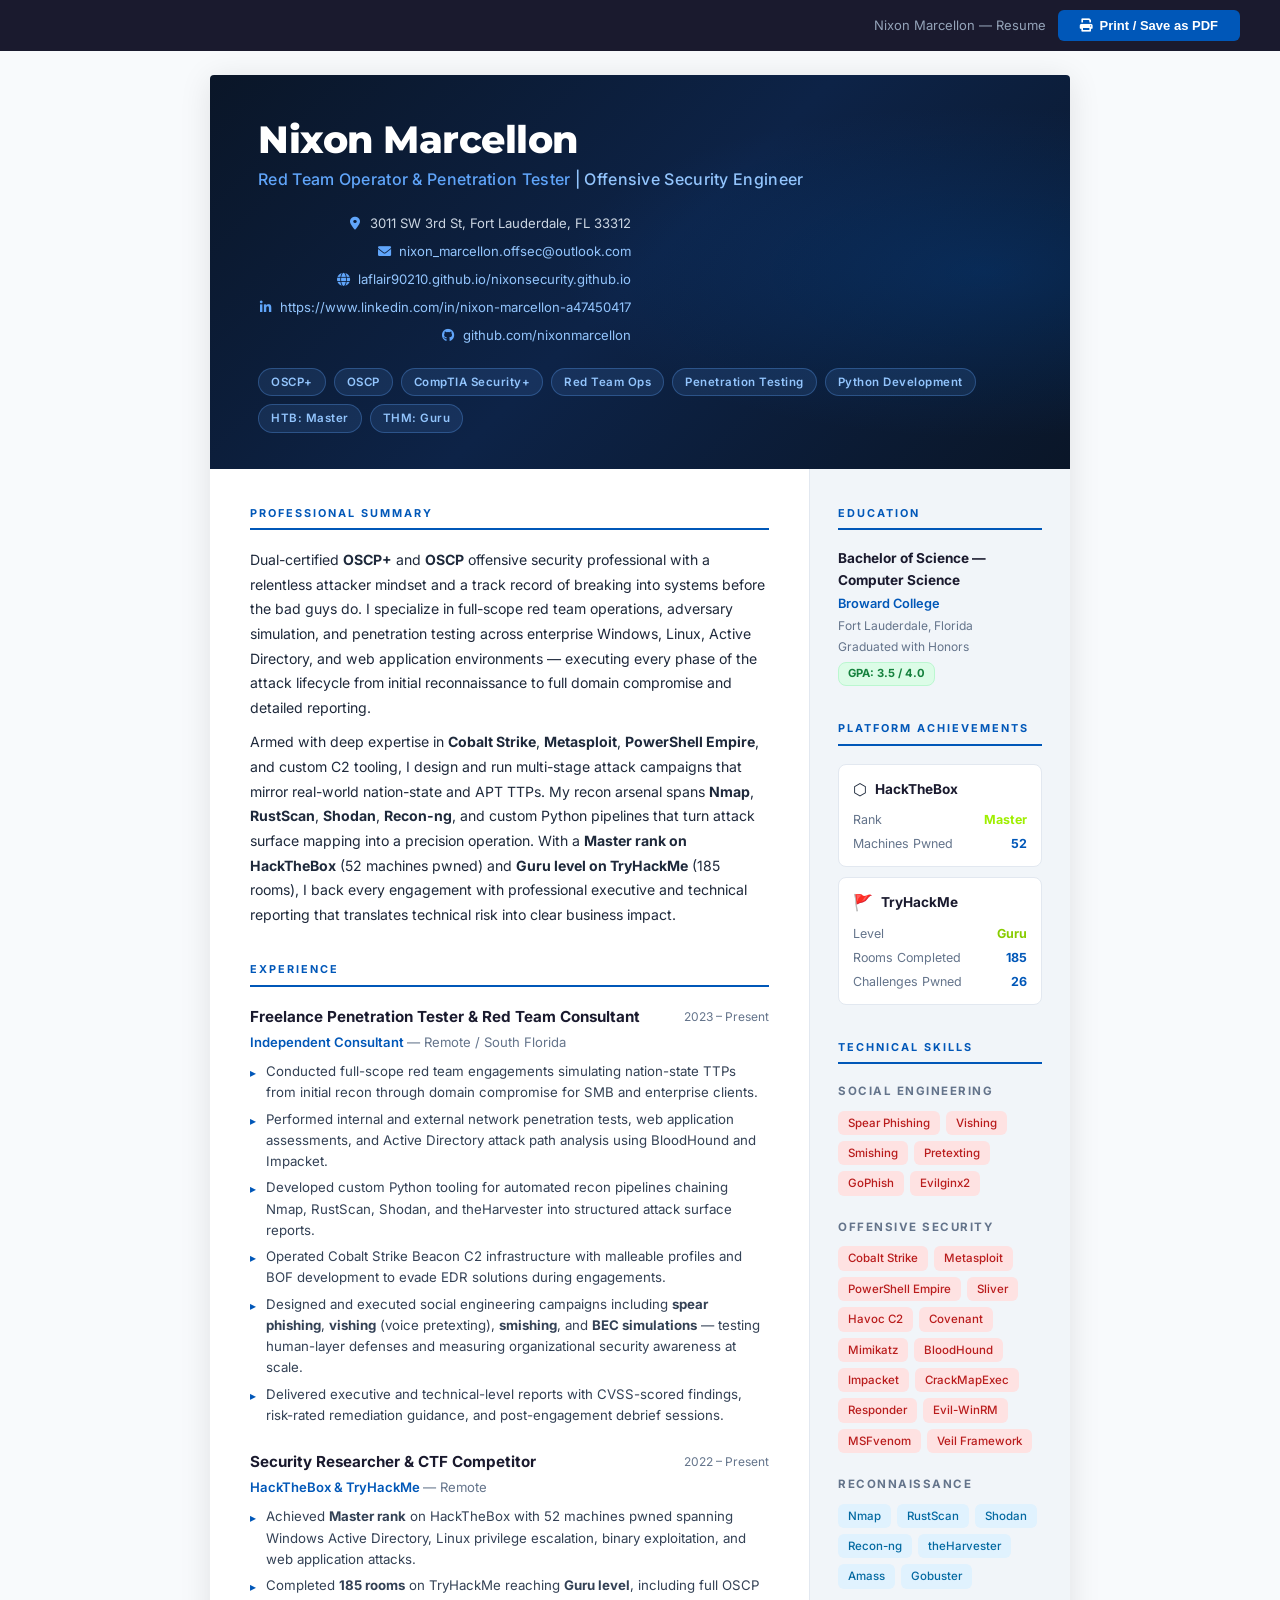
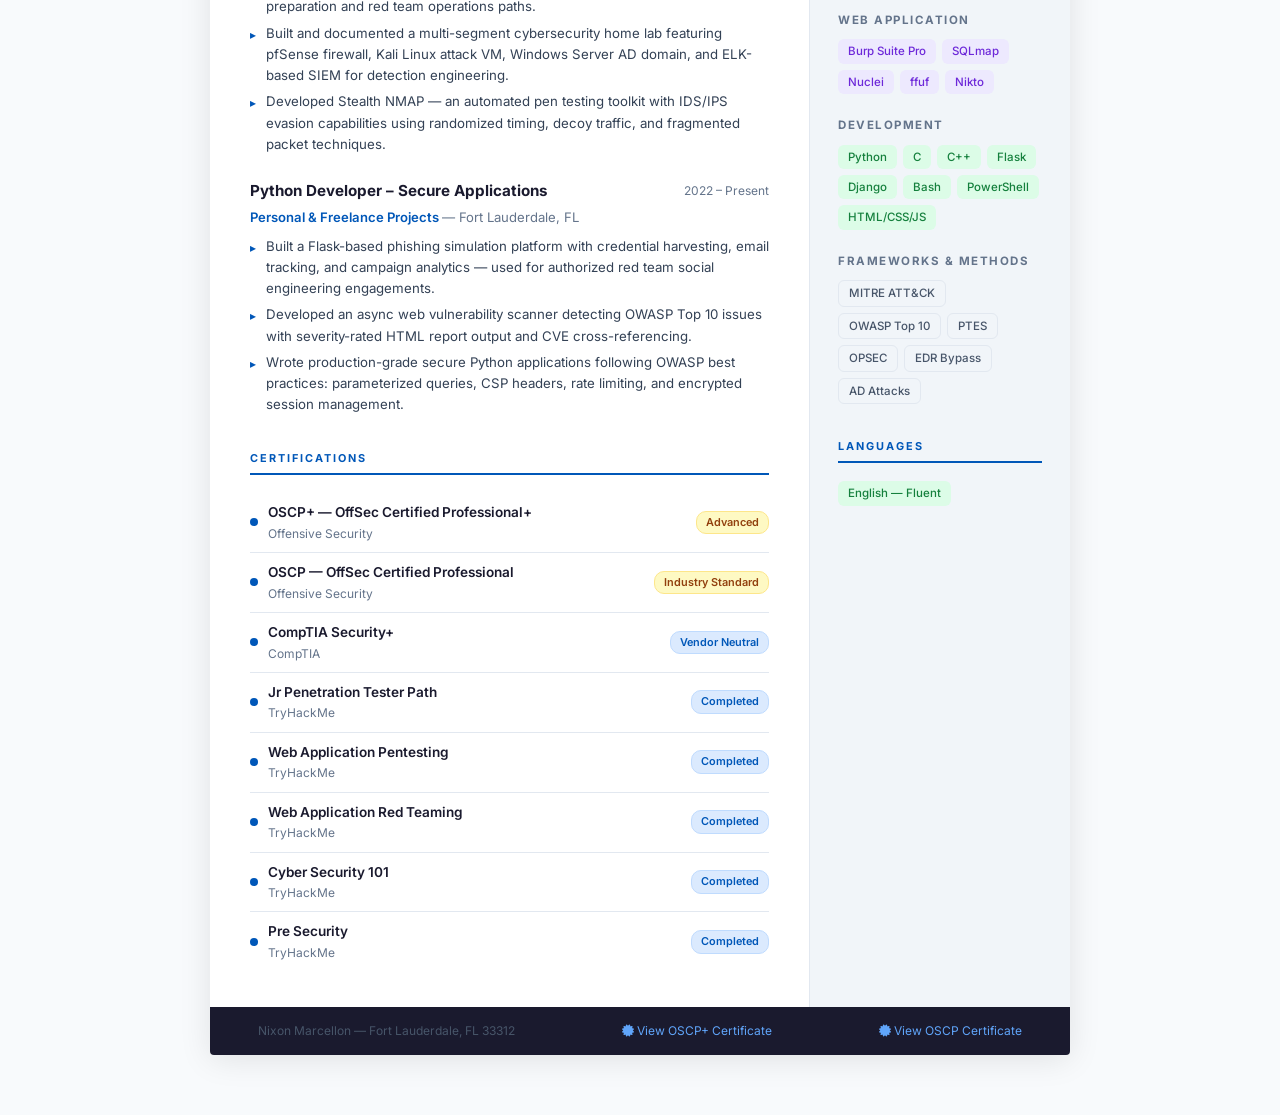
<file: resume.html>
<!DOCTYPE html>
<html lang="en">
<head>
  <meta charset="UTF-8" />
  <meta name="viewport" content="width=device-width, initial-scale=1.0" />
  <title>Nixon Marcellon – Resume</title>
  <link href="https://fonts.googleapis.com/css2?family=Inter:wght@300;400;500;600;700;800&family=Montserrat:wght@700;800&display=swap" rel="stylesheet">
  <style>
    *, *::before, *::after { box-sizing: border-box; margin: 0; padding: 0; }

    :root {
      --accent:   #0057b8;
      --accent2:  #003d82;
      --dark:     #1a1a2e;
      --text:     #1e293b;
      --muted:    #64748b;
      --border:   #e2e8f0;
      --bg:       #f8fafc;
      --white:    #ffffff;
      --green:    #16a34a;
    }

    html { scroll-behavior: smooth; }

    body {
      font-family: 'Inter', sans-serif;
      background: var(--bg);
      color: var(--text);
      line-height: 1.6;
      font-size: 14px;
    }

    /* ── Print button (hidden on print) ── */
    .print-bar {
      background: var(--dark);
      padding: 10px 40px;
      display: flex;
      justify-content: flex-end;
      gap: 12px;
      align-items: center;
    }
    .print-bar span { color: #94a3b8; font-size: 13px; }
    .btn-print {
      background: var(--accent);
      color: #fff;
      border: none;
      padding: 8px 22px;
      border-radius: 6px;
      font-size: 13px;
      font-weight: 600;
      cursor: pointer;
      display: flex;
      align-items: center;
      gap: 7px;
      transition: background 0.2s;
    }
    .btn-print:hover { background: var(--accent2); }

    /* ── Page wrapper ── */
    .page {
      max-width: 860px;
      margin: 24px auto 60px;
      background: var(--white);
      box-shadow: 0 4px 32px rgba(0,0,0,0.1);
      border-radius: 4px;
      overflow: hidden;
    }

    /* ── Header / Hero ── */
    .resume-header {
      background: linear-gradient(135deg, #0a1628 0%, #0d2347 50%, #0a1628 100%);
      padding: 44px 48px 36px;
      position: relative;
      overflow: hidden;
    }
    .resume-header::before {
      content: '';
      position: absolute;
      inset: 0;
      background: radial-gradient(ellipse 70% 60% at 90% 50%, rgba(0,87,184,0.25) 0%, transparent 70%);
    }
    .header-inner { position: relative; z-index: 1; }
    .header-top { display: flex; justify-content: space-between; align-items: flex-start; flex-wrap: wrap; gap: 20px; }

    .name-block h1 {
      font-family: 'Montserrat', sans-serif;
      font-size: 2.4rem;
      font-weight: 800;
      color: #ffffff;
      letter-spacing: -0.5px;
      line-height: 1.1;
    }
    .name-block .title-line {
      font-size: 1rem;
      color: #60a5fa;
      font-weight: 500;
      margin-top: 6px;
      letter-spacing: 0.3px;
    }
    .name-block .title-line span {
      color: #93c5fd;
    }

    .contact-block {
      display: flex;
      flex-direction: column;
      gap: 7px;
      align-items: flex-end;
    }
    .contact-item {
      display: flex;
      align-items: center;
      gap: 8px;
      color: #cbd5e1;
      font-size: 0.82rem;
    }
    .contact-item i { color: #60a5fa; width: 14px; text-align: center; }
    .contact-item a { color: #93c5fd; text-decoration: none; }

    .tag-row {
      display: flex;
      flex-wrap: wrap;
      gap: 8px;
      margin-top: 22px;
    }
    .h-tag {
      background: rgba(96,165,250,0.12);
      border: 1px solid rgba(96,165,250,0.3);
      color: #93c5fd;
      font-size: 0.72rem;
      padding: 4px 12px;
      border-radius: 20px;
      font-weight: 600;
      letter-spacing: 0.5px;
    }

    /* ── Body layout ── */
    .resume-body {
      display: grid;
      grid-template-columns: 1fr 260px;
      gap: 0;
    }

    /* ── Main column ── */
    .main-col { padding: 36px 40px; border-right: 1px solid var(--border); }

    /* ── Sidebar ── */
    .side-col { padding: 36px 28px; background: #f1f5f9; }

    /* ── Section styles ── */
    .section { margin-bottom: 34px; }
    .section:last-child { margin-bottom: 0; }

    .sec-title {
      font-size: 0.68rem;
      font-weight: 700;
      text-transform: uppercase;
      letter-spacing: 2px;
      color: var(--accent);
      border-bottom: 2px solid var(--accent);
      padding-bottom: 6px;
      margin-bottom: 18px;
    }

    /* ── Summary ── */
    .summary p {
      color: var(--text);
      font-size: 0.88rem;
      line-height: 1.75;
    }

    /* ── Experience / Education entries ── */
    .entry { margin-bottom: 24px; }
    .entry:last-child { margin-bottom: 0; }

    .entry-header {
      display: flex;
      justify-content: space-between;
      align-items: flex-start;
      flex-wrap: wrap;
      gap: 4px;
      margin-bottom: 3px;
    }
    .entry-title {
      font-weight: 700;
      font-size: 0.95rem;
      color: var(--dark);
    }
    .entry-date {
      font-size: 0.75rem;
      color: var(--muted);
      white-space: nowrap;
      padding-top: 2px;
    }
    .entry-sub {
      font-size: 0.82rem;
      color: var(--accent);
      font-weight: 600;
      margin-bottom: 8px;
    }
    .entry-sub .location {
      color: var(--muted);
      font-weight: 400;
    }

    .bullet-list {
      list-style: none;
      display: flex;
      flex-direction: column;
      gap: 5px;
    }
    .bullet-list li {
      font-size: 0.83rem;
      color: #334155;
      padding-left: 16px;
      position: relative;
      line-height: 1.6;
    }
    .bullet-list li::before {
      content: '▸';
      position: absolute;
      left: 0;
      color: var(--accent);
      font-size: 0.75rem;
      top: 2px;
    }

    /* ── Certs in main ── */
    .cert-row {
      display: flex;
      align-items: center;
      justify-content: space-between;
      padding: 9px 0;
      border-bottom: 1px solid var(--border);
      gap: 10px;
    }
    .cert-row:last-child { border-bottom: none; }
    .cert-row-left { display: flex; align-items: center; gap: 10px; }
    .cert-dot {
      width: 8px; height: 8px; border-radius: 50%;
      background: var(--accent);
      flex-shrink: 0;
    }
    .cert-row-name { font-size: 0.85rem; font-weight: 600; color: var(--dark); }
    .cert-row-issuer { font-size: 0.75rem; color: var(--muted); }
    .cert-row-badge {
      font-size: 0.68rem;
      background: #dbeafe;
      color: var(--accent);
      border: 1px solid #bfdbfe;
      padding: 2px 9px;
      border-radius: 10px;
      font-weight: 600;
      white-space: nowrap;
    }
    .cert-row-badge.gold {
      background: #fef9c3;
      color: #92400e;
      border-color: #fde68a;
    }

    /* ── Sidebar skills ── */
    .skill-group { margin-bottom: 22px; }
    .skill-group:last-child { margin-bottom: 0; }
    .skill-group-title {
      font-size: 0.72rem;
      font-weight: 700;
      text-transform: uppercase;
      letter-spacing: 1.5px;
      color: var(--muted);
      margin-bottom: 10px;
    }
    .skill-tag-wrap { display: flex; flex-wrap: wrap; gap: 6px; }
    .sk-tag {
      background: #e0f2fe;
      color: #0369a1;
      font-size: 0.72rem;
      padding: 3px 10px;
      border-radius: 6px;
      font-weight: 500;
    }
    .sk-tag.red { background: #fee2e2; color: #b91c1c; }
    .sk-tag.purple { background: #ede9fe; color: #6d28d9; }
    .sk-tag.green { background: #dcfce7; color: #15803d; }
    .sk-tag.gray { background: #f1f5f9; color: #475569; border: 1px solid #e2e8f0; }

    /* ── Platform stats sidebar ── */
    .platform-stat-item {
      background: var(--white);
      border: 1px solid var(--border);
      border-radius: 8px;
      padding: 12px 14px;
      margin-bottom: 10px;
    }
    .platform-stat-item:last-child { margin-bottom: 0; }
    .pstat-header {
      display: flex;
      align-items: center;
      gap: 8px;
      margin-bottom: 8px;
    }
    .pstat-icon { font-size: 1rem; }
    .pstat-name { font-weight: 700; font-size: 0.85rem; color: var(--dark); }
    .pstat-row { display: flex; justify-content: space-between; font-size: 0.78rem; margin-bottom: 4px; }
    .pstat-row:last-child { margin-bottom: 0; }
    .pstat-label { color: var(--muted); }
    .pstat-val { font-weight: 700; color: var(--accent); }
    .htb-color { color: #9fef00 !important; }
    .thm-color { color: #88cc00 !important; }

    /* ── Education sidebar entry ── */
    .edu-item { margin-bottom: 18px; }
    .edu-item:last-child { margin-bottom: 0; }
    .edu-degree { font-size: 0.85rem; font-weight: 700; color: var(--dark); }
    .edu-school { font-size: 0.8rem; color: var(--accent); font-weight: 600; margin-top: 2px; }
    .edu-detail { font-size: 0.75rem; color: var(--muted); margin-top: 2px; }
    .gpa-badge {
      display: inline-block;
      margin-top: 6px;
      background: #dcfce7;
      color: #15803d;
      border: 1px solid #bbf7d0;
      font-size: 0.7rem;
      font-weight: 700;
      padding: 2px 9px;
      border-radius: 8px;
    }

    /* ── Footer ── */
    .resume-footer {
      background: var(--dark);
      padding: 14px 48px;
      display: flex;
      justify-content: space-between;
      align-items: center;
      flex-wrap: wrap;
      gap: 8px;
    }
    .resume-footer span { color: #475569; font-size: 0.75rem; }
    .resume-footer a { color: #60a5fa; text-decoration: none; font-size: 0.75rem; }

    /* ── Print styles ── */
    @media print {
      .print-bar { display: none !important; }
      body { background: white; font-size: 12px; }
      .page { box-shadow: none; margin: 0; border-radius: 0; max-width: 100%; }
      .resume-header { -webkit-print-color-adjust: exact; print-color-adjust: exact; }
      .side-col { -webkit-print-color-adjust: exact; print-color-adjust: exact; }
    }

    @media (max-width: 700px) {
      .resume-body { grid-template-columns: 1fr; }
      .side-col { border-top: 1px solid var(--border); }
      .main-col { padding: 28px 24px; }
      .side-col { padding: 28px 24px; }
      .resume-header { padding: 32px 24px 28px; }
      .header-top { flex-direction: column; }
      .contact-block { align-items: flex-start; }
    }
  </style>
  <link rel="stylesheet" href="https://cdnjs.cloudflare.com/ajax/libs/font-awesome/6.0.0/css/all.min.css">
</head>
<body>

  <!-- Print bar -->
  <div class="print-bar">
    <span>Nixon Marcellon — Resume</span>
    <button class="btn-print" onclick="window.print()">
      <i class="fas fa-print"></i> Print / Save as PDF
    </button>
  </div>

  <div class="page">

    <!-- ── Header ── -->
    <header class="resume-header">
      <div class="header-inner">
        <div class="header-top">
          <div class="name-block">
            <h1>Nixon Marcellon</h1>
            <div class="title-line">Red Team Operator &amp; Penetration Tester <span>| Offensive Security Engineer</span></div>
          </div>
          <div class="contact-block">
            <div class="contact-item"><i class="fas fa-map-marker-alt"></i> 3011 SW 3rd St, Fort Lauderdale, FL 33312</div>
            <div class="contact-item"><i class="fas fa-envelope"></i> <a href="mailto:nixon_marcellon.offsec@outlook.com">nixon_marcellon.offsec@outlook.com</a></div>
            <div class="contact-item"><i class="fas fa-globe"></i> <a href="https://laflair90210.github.io/nixonsecurity.github.io/" target="_blank">laflair90210.github.io/nixonsecurity.github.io</a></div>
            <div class="contact-item"><i class="fab fa-linkedin-in"></i> <a href="#">https://www.linkedin.com/in/nixon-marcellon-a47450417</a></div>
            <div class="contact-item"><i class="fab fa-github"></i> <a href="#">github.com/nixonmarcellon</a></div>
          </div>
        </div>
        <div class="tag-row">
          <span class="h-tag">OSCP+</span>
          <span class="h-tag">OSCP</span>
          <span class="h-tag">CompTIA Security+</span>
          <span class="h-tag">Red Team Ops</span>
          <span class="h-tag">Penetration Testing</span>
          <span class="h-tag">Python Development</span>
          <span class="h-tag">HTB: Master</span>
          <span class="h-tag">THM: Guru</span>
        </div>
      </div>
    </header>

    <div class="resume-body">

      <!-- ══ MAIN COLUMN ══ -->
      <div class="main-col">

        <!-- Professional Summary -->
        <div class="section summary">
          <div class="sec-title">Professional Summary</div>
          <p>
            Dual-certified <strong>OSCP+</strong> and <strong>OSCP</strong> offensive security professional with a relentless attacker mindset and a track record of breaking into systems before the bad guys do. I specialize in full-scope red team operations, adversary simulation, and penetration testing across enterprise Windows, Linux, Active Directory, and web application environments — executing every phase of the attack lifecycle from initial reconnaissance to full domain compromise and detailed reporting.
          </p>
          <p style="margin-top:10px;">
            Armed with deep expertise in <strong>Cobalt Strike</strong>, <strong>Metasploit</strong>, <strong>PowerShell Empire</strong>, and custom C2 tooling, I design and run multi-stage attack campaigns that mirror real-world nation-state and APT TTPs. My recon arsenal spans <strong>Nmap</strong>, <strong>RustScan</strong>, <strong>Shodan</strong>, <strong>Recon-ng</strong>, and custom Python pipelines that turn attack surface mapping into a precision operation. With a <strong>Master rank on HackTheBox</strong> (52 machines pwned) and <strong>Guru level on TryHackMe</strong> (185 rooms), I back every engagement with professional executive and technical reporting that translates technical risk into clear business impact.
          </p>
        </div>

        <!-- Experience -->
        <div class="section">
          <div class="sec-title">Experience</div>

          <div class="entry">
            <div class="entry-header">
              <div class="entry-title">Freelance Penetration Tester &amp; Red Team Consultant</div>
              <div class="entry-date">2023 – Present</div>
            </div>
            <div class="entry-sub">Independent Consultant <span class="location">— Remote / South Florida</span></div>
            <ul class="bullet-list">
              <li>Conducted full-scope red team engagements simulating nation-state TTPs from initial recon through domain compromise for SMB and enterprise clients.</li>
              <li>Performed internal and external network penetration tests, web application assessments, and Active Directory attack path analysis using BloodHound and Impacket.</li>
              <li>Developed custom Python tooling for automated recon pipelines chaining Nmap, RustScan, Shodan, and theHarvester into structured attack surface reports.</li>
              <li>Operated Cobalt Strike Beacon C2 infrastructure with malleable profiles and BOF development to evade EDR solutions during engagements.</li>
              <li>Designed and executed social engineering campaigns including <strong>spear phishing</strong>, <strong>vishing</strong> (voice pretexting), <strong>smishing</strong>, and <strong>BEC simulations</strong> — testing human-layer defenses and measuring organizational security awareness at scale.</li>
              <li>Delivered executive and technical-level reports with CVSS-scored findings, risk-rated remediation guidance, and post-engagement debrief sessions.</li>
            </ul>
          </div>

          <div class="entry">
            <div class="entry-header">
              <div class="entry-title">Security Researcher &amp; CTF Competitor</div>
              <div class="entry-date">2022 – Present</div>
            </div>
            <div class="entry-sub">HackTheBox &amp; TryHackMe <span class="location">— Remote</span></div>
            <ul class="bullet-list">
              <li>Achieved <strong>Master rank</strong> on HackTheBox with 52 machines pwned spanning Windows Active Directory, Linux privilege escalation, binary exploitation, and web application attacks.</li>
              <li>Completed <strong>185 rooms</strong> on TryHackMe reaching <strong>Guru level</strong>, including full OSCP preparation and red team operations paths.</li>
              <li>Built and documented a multi-segment cybersecurity home lab featuring pfSense firewall, Kali Linux attack VM, Windows Server AD domain, and ELK-based SIEM for detection engineering.</li>
              <li>Developed Stealth NMAP — an automated pen testing toolkit with IDS/IPS evasion capabilities using randomized timing, decoy traffic, and fragmented packet techniques.</li>
            </ul>
          </div>

          <div class="entry">
            <div class="entry-header">
              <div class="entry-title">Python Developer – Secure Applications</div>
              <div class="entry-date">2022 – Present</div>
            </div>
            <div class="entry-sub">Personal &amp; Freelance Projects <span class="location">— Fort Lauderdale, FL</span></div>
            <ul class="bullet-list">
              <li>Built a Flask-based phishing simulation platform with credential harvesting, email tracking, and campaign analytics — used for authorized red team social engineering engagements.</li>
              <li>Developed an async web vulnerability scanner detecting OWASP Top 10 issues with severity-rated HTML report output and CVE cross-referencing.</li>
              <li>Wrote production-grade secure Python applications following OWASP best practices: parameterized queries, CSP headers, rate limiting, and encrypted session management.</li>
            </ul>
          </div>
        </div>

        <!-- Certifications -->
        <div class="section">
          <div class="sec-title">Certifications</div>

          <div class="cert-row">
            <div class="cert-row-left">
              <div class="cert-dot"></div>
              <div>
                <div class="cert-row-name">OSCP+ — OffSec Certified Professional+</div>
                <div class="cert-row-issuer">Offensive Security</div>
              </div>
            </div>
            <span class="cert-row-badge gold">Advanced</span>
          </div>

          <div class="cert-row">
            <div class="cert-row-left">
              <div class="cert-dot"></div>
              <div>
                <div class="cert-row-name">OSCP — OffSec Certified Professional</div>
                <div class="cert-row-issuer">Offensive Security</div>
              </div>
            </div>
            <span class="cert-row-badge gold">Industry Standard</span>
          </div>

          <div class="cert-row">
            <div class="cert-row-left">
              <div class="cert-dot"></div>
              <div>
                <div class="cert-row-name">CompTIA Security+</div>
                <div class="cert-row-issuer">CompTIA</div>
              </div>
            </div>
            <span class="cert-row-badge">Vendor Neutral</span>
          </div>

          <div class="cert-row">
            <div class="cert-row-left">
              <div class="cert-dot"></div>
              <div>
                <div class="cert-row-name">Jr Penetration Tester Path</div>
                <div class="cert-row-issuer">TryHackMe</div>
              </div>
            </div>
            <span class="cert-row-badge">Completed</span>
          </div>

          <div class="cert-row">
            <div class="cert-row-left">
              <div class="cert-dot"></div>
              <div>
                <div class="cert-row-name">Web Application Pentesting</div>
                <div class="cert-row-issuer">TryHackMe</div>
              </div>
            </div>
            <span class="cert-row-badge">Completed</span>
          </div>

          <div class="cert-row">
            <div class="cert-row-left">
              <div class="cert-dot"></div>
              <div>
                <div class="cert-row-name">Web Application Red Teaming</div>
                <div class="cert-row-issuer">TryHackMe</div>
              </div>
            </div>
            <span class="cert-row-badge">Completed</span>
          </div>

          <div class="cert-row">
            <div class="cert-row-left">
              <div class="cert-dot"></div>
              <div>
                <div class="cert-row-name">Cyber Security 101</div>
                <div class="cert-row-issuer">TryHackMe</div>
              </div>
            </div>
            <span class="cert-row-badge">Completed</span>
          </div>

          <div class="cert-row">
            <div class="cert-row-left">
              <div class="cert-dot"></div>
              <div>
                <div class="cert-row-name">Pre Security</div>
                <div class="cert-row-issuer">TryHackMe</div>
              </div>
            </div>
            <span class="cert-row-badge">Completed</span>
          </div>
        </div>

      </div><!-- /main-col -->

      <!-- ══ SIDEBAR ══ -->
      <div class="side-col">

        <!-- Education -->
        <div class="section">
          <div class="sec-title">Education</div>
          <div class="edu-item">
            <div class="edu-degree">Bachelor of Science — Computer Science</div>
            <div class="edu-school">Broward College</div>
            <div class="edu-detail">Fort Lauderdale, Florida</div>
            <div class="edu-detail">Graduated with Honors</div>
            <span class="gpa-badge">GPA: 3.5 / 4.0</span>
          </div>
        </div>

        <!-- Platform Achievements -->
        <div class="section">
          <div class="sec-title">Platform Achievements</div>

          <div class="platform-stat-item">
            <div class="pstat-header">
              <span class="pstat-icon">⬡</span>
              <span class="pstat-name">HackTheBox</span>
            </div>
            <div class="pstat-row">
              <span class="pstat-label">Rank</span>
              <span class="pstat-val htb-color">Master</span>
            </div>
            <div class="pstat-row">
              <span class="pstat-label">Machines Pwned</span>
              <span class="pstat-val">52</span>
            </div>
          </div>

          <div class="platform-stat-item">
            <div class="pstat-header">
              <span class="pstat-icon">🚩</span>
              <span class="pstat-name">TryHackMe</span>
            </div>
            <div class="pstat-row">
              <span class="pstat-label">Level</span>
              <span class="pstat-val thm-color">Guru</span>
            </div>
            <div class="pstat-row">
              <span class="pstat-label">Rooms Completed</span>
              <span class="pstat-val">185</span>
            </div>
            <div class="pstat-row">
              <span class="pstat-label">Challenges Pwned</span>
              <span class="pstat-val">26</span>
            </div>
          </div>
        </div>

        <!-- Technical Skills -->
        <div class="section">
          <div class="sec-title">Technical Skills</div>

          <div class="skill-group">
            <div class="skill-group-title">Social Engineering</div>
            <div class="skill-tag-wrap">
              <span class="sk-tag red">Spear Phishing</span>
              <span class="sk-tag red">Vishing</span>
              <span class="sk-tag red">Smishing</span>       
              <span class="sk-tag red">Pretexting</span>
              <span class="sk-tag red">GoPhish</span>
              <span class="sk-tag red">Evilginx2</span>
            </div>
          </div>

          <div class="skill-group">
            <div class="skill-group-title">Offensive Security</div>
            <div class="skill-tag-wrap">
              <span class="sk-tag red">Cobalt Strike</span>
              <span class="sk-tag red">Metasploit</span>
              <span class="sk-tag red">PowerShell Empire</span>
              <span class="sk-tag red">Sliver</span>
              <span class="sk-tag red">Havoc C2</span>
              <span class="sk-tag red">Covenant</span>
              <span class="sk-tag red">Mimikatz</span>
              <span class="sk-tag red">BloodHound</span>
              <span class="sk-tag red">Impacket</span>
              <span class="sk-tag red">CrackMapExec</span>
              <span class="sk-tag red">Responder</span>
              <span class="sk-tag red">Evil-WinRM</span>
              <span class="sk-tag red">MSFvenom</span>
              <span class="sk-tag red">Veil Framework</span>
            </div>
          </div>

          <div class="skill-group">
            <div class="skill-group-title">Reconnaissance</div>
            <div class="skill-tag-wrap">
              <span class="sk-tag">Nmap</span>
              <span class="sk-tag">RustScan</span>
              <span class="sk-tag">Shodan</span>
              <span class="sk-tag">Recon-ng</span>
              <span class="sk-tag">theHarvester</span>
              <span class="sk-tag">Amass</span>
              <span class="sk-tag">Gobuster</span>
            </div>
          </div>

          <div class="skill-group">
            <div class="skill-group-title">Web Application</div>
            <div class="skill-tag-wrap">
              <span class="sk-tag purple">Burp Suite Pro</span>
              <span class="sk-tag purple">SQLmap</span>
              <span class="sk-tag purple">Nuclei</span>
              <span class="sk-tag purple">ffuf</span>
              <span class="sk-tag purple">Nikto</span>
            </div>
          </div>

          <div class="skill-group">
            <div class="skill-group-title">Development</div>
            <div class="skill-tag-wrap">
              <span class="sk-tag green">Python</span>
              <span class="sk-tag green">C</span>
              <span class="sk-tag green">C++</span>
              <span class="sk-tag green">Flask</span>
              <span class="sk-tag green">Django</span>
              <span class="sk-tag green">Bash</span>
              <span class="sk-tag green">PowerShell</span>
              <span class="sk-tag green">HTML/CSS/JS</span>
            </div>
          </div>

          <div class="skill-group">
            <div class="skill-group-title">Frameworks &amp; Methods</div>
            <div class="skill-tag-wrap">
              <span class="sk-tag gray">MITRE ATT&amp;CK</span>
              <span class="sk-tag gray">OWASP Top 10</span>
              <span class="sk-tag gray">PTES</span>
              <span class="sk-tag gray">OPSEC</span>
              <span class="sk-tag gray">EDR Bypass</span>
              <span class="sk-tag gray">AD Attacks</span>
            </div>
          </div>
        </div>

        <!-- Languages -->
        <div class="section">
          <div class="sec-title">Languages</div>
          <div class="skill-tag-wrap">
            <span class="sk-tag green">English — Fluent</span>
          </div>
        </div>

      </div><!-- /side-col -->

    </div><!-- /resume-body -->

    <!-- Footer -->
    <div class="resume-footer">
      <span>Nixon Marcellon &mdash; Fort Lauderdale, FL 33312</span>
      <a href="certs/OSCP+_cert.pdf" target="_blank"><i class="fas fa-certificate"></i> View OSCP+ Certificate</a>
      <a href="certs/OSCP_cert.pdf" target="_blank"><i class="fas fa-certificate"></i> View OSCP Certificate</a>
    </div>

  </div><!-- /page -->

</body>
</html>
</file>
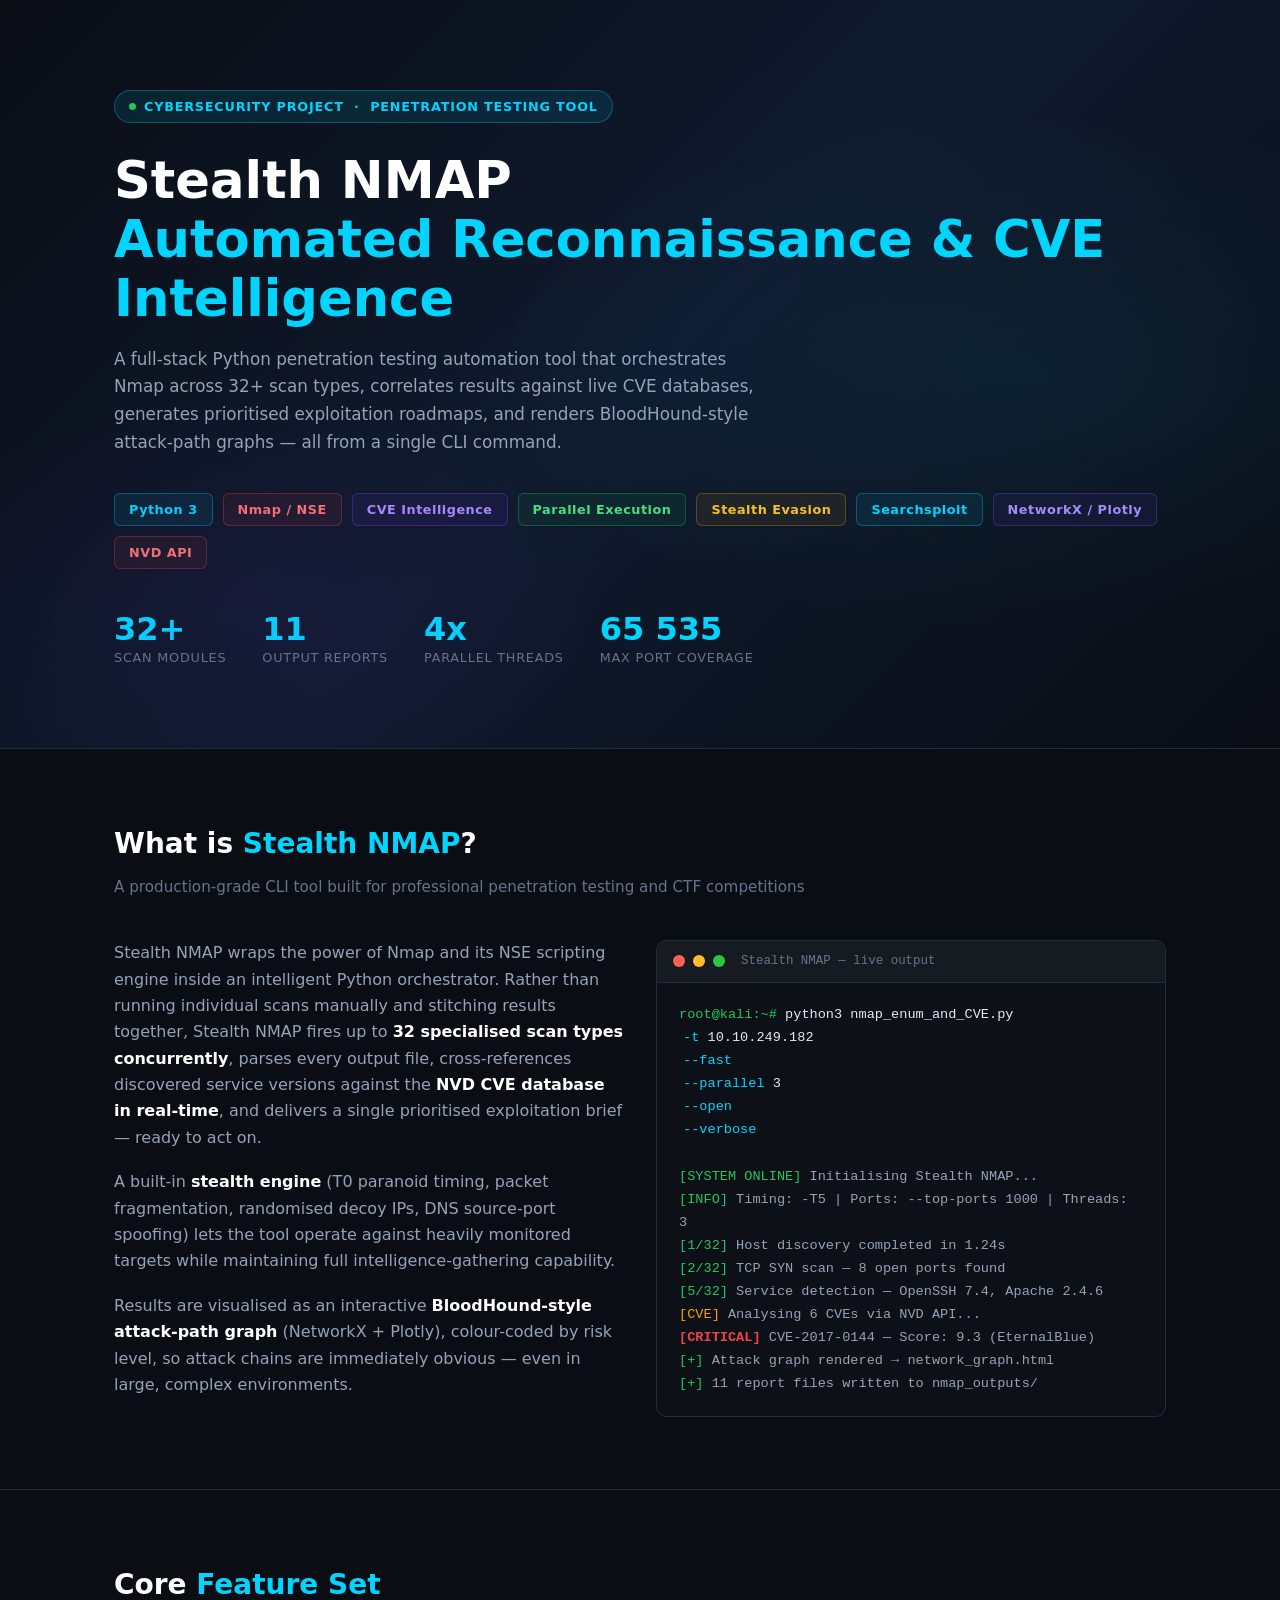
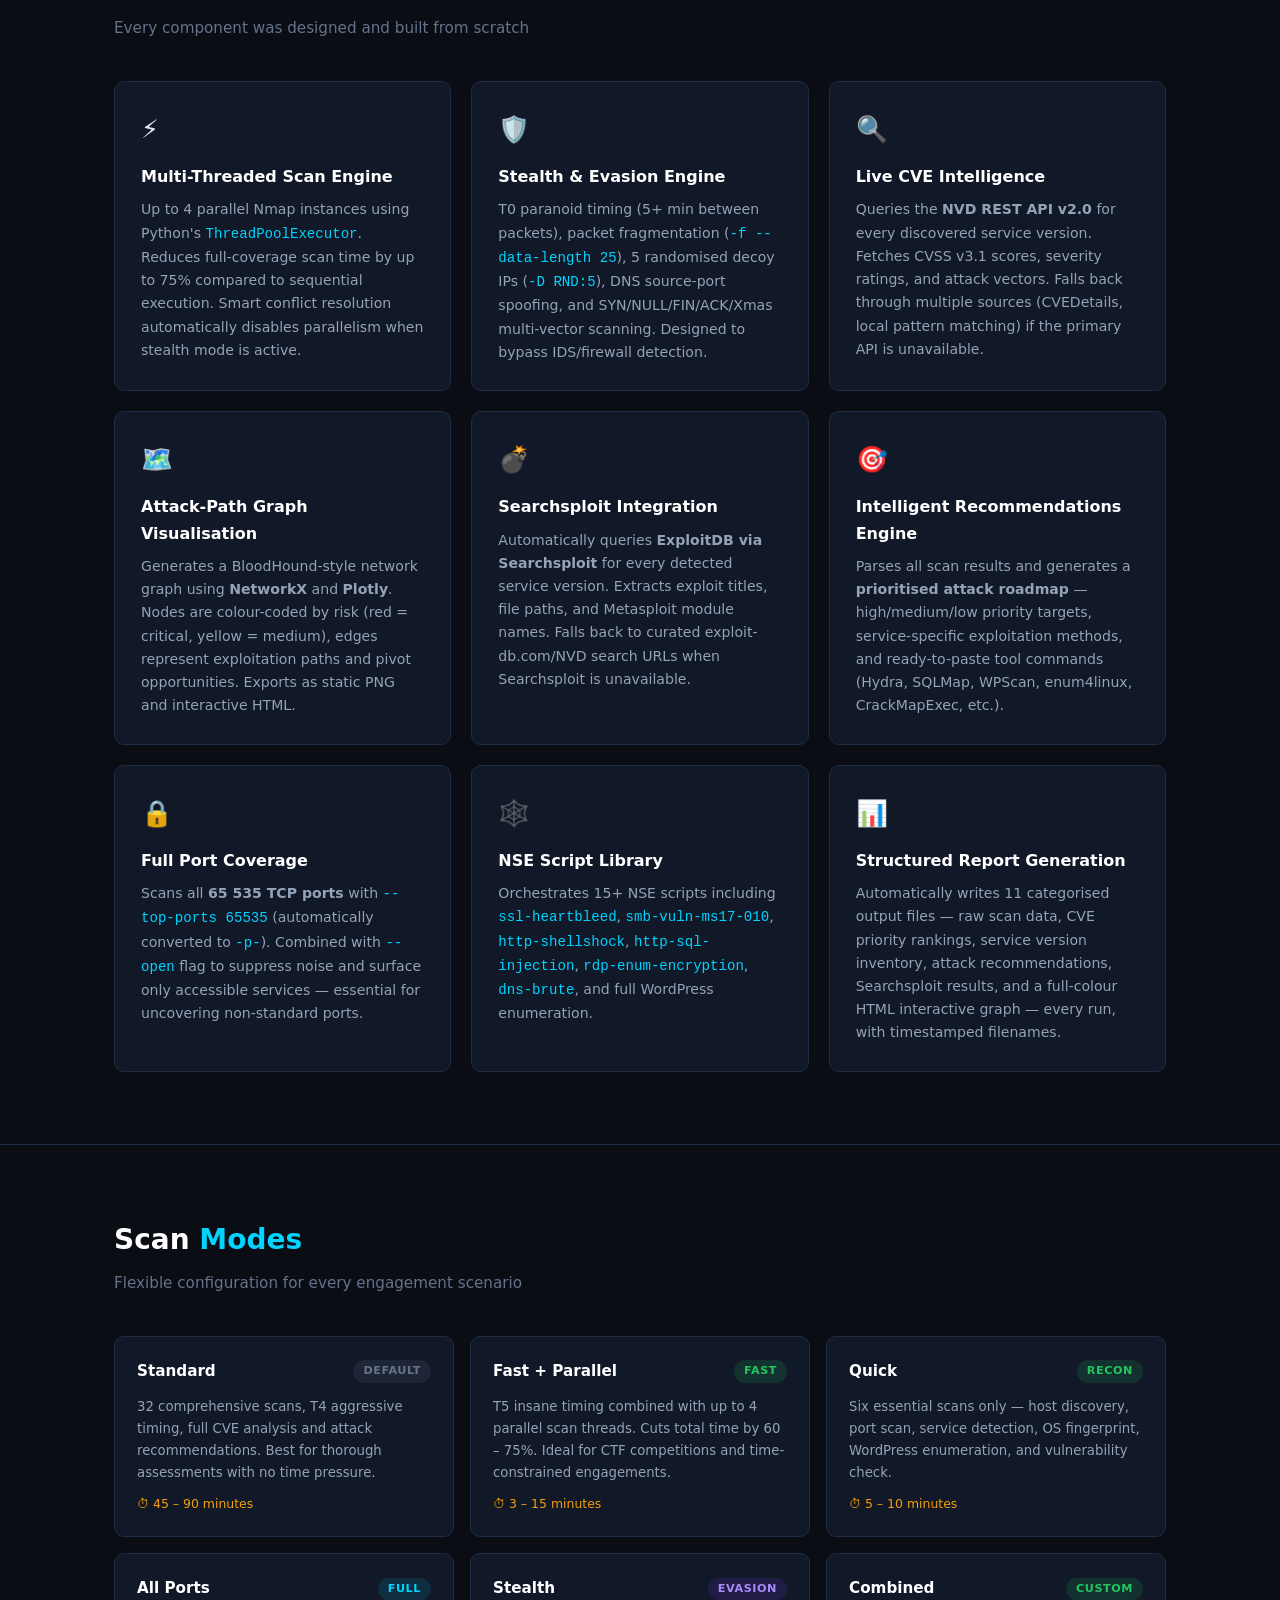
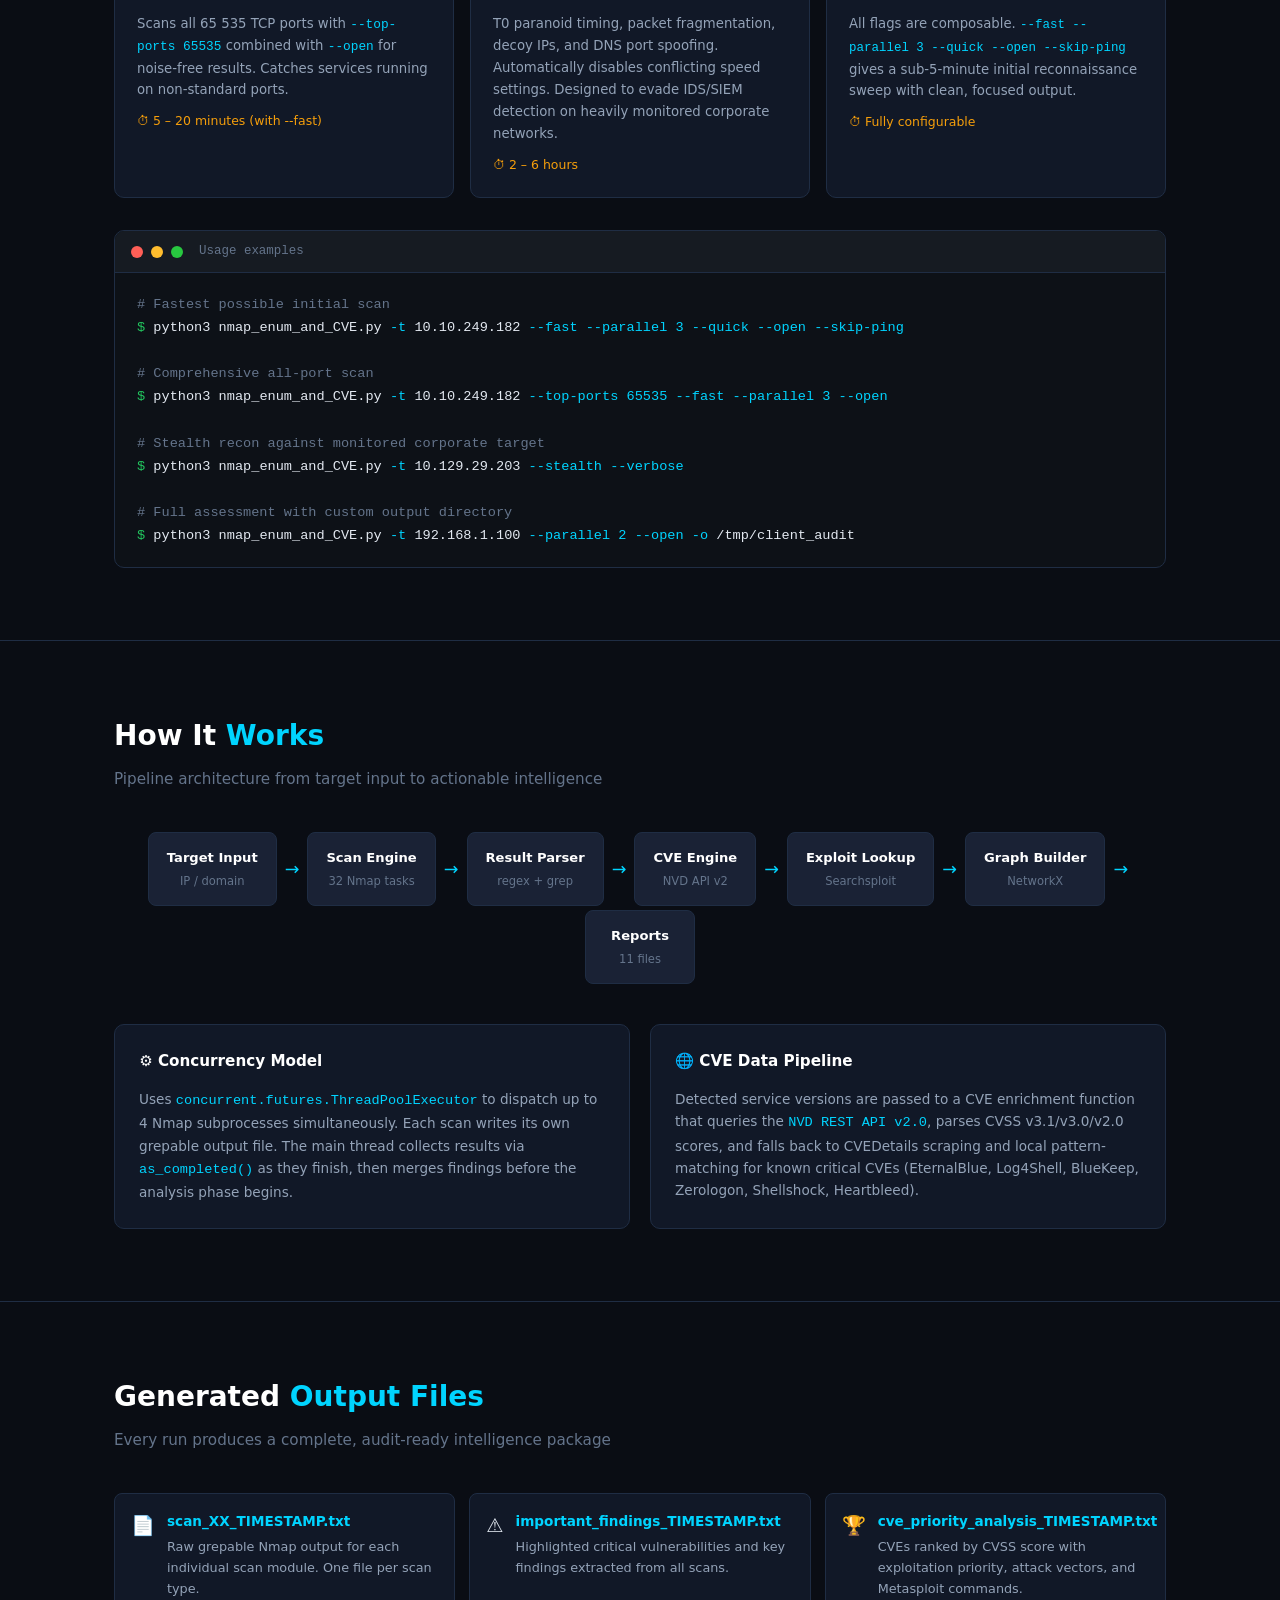
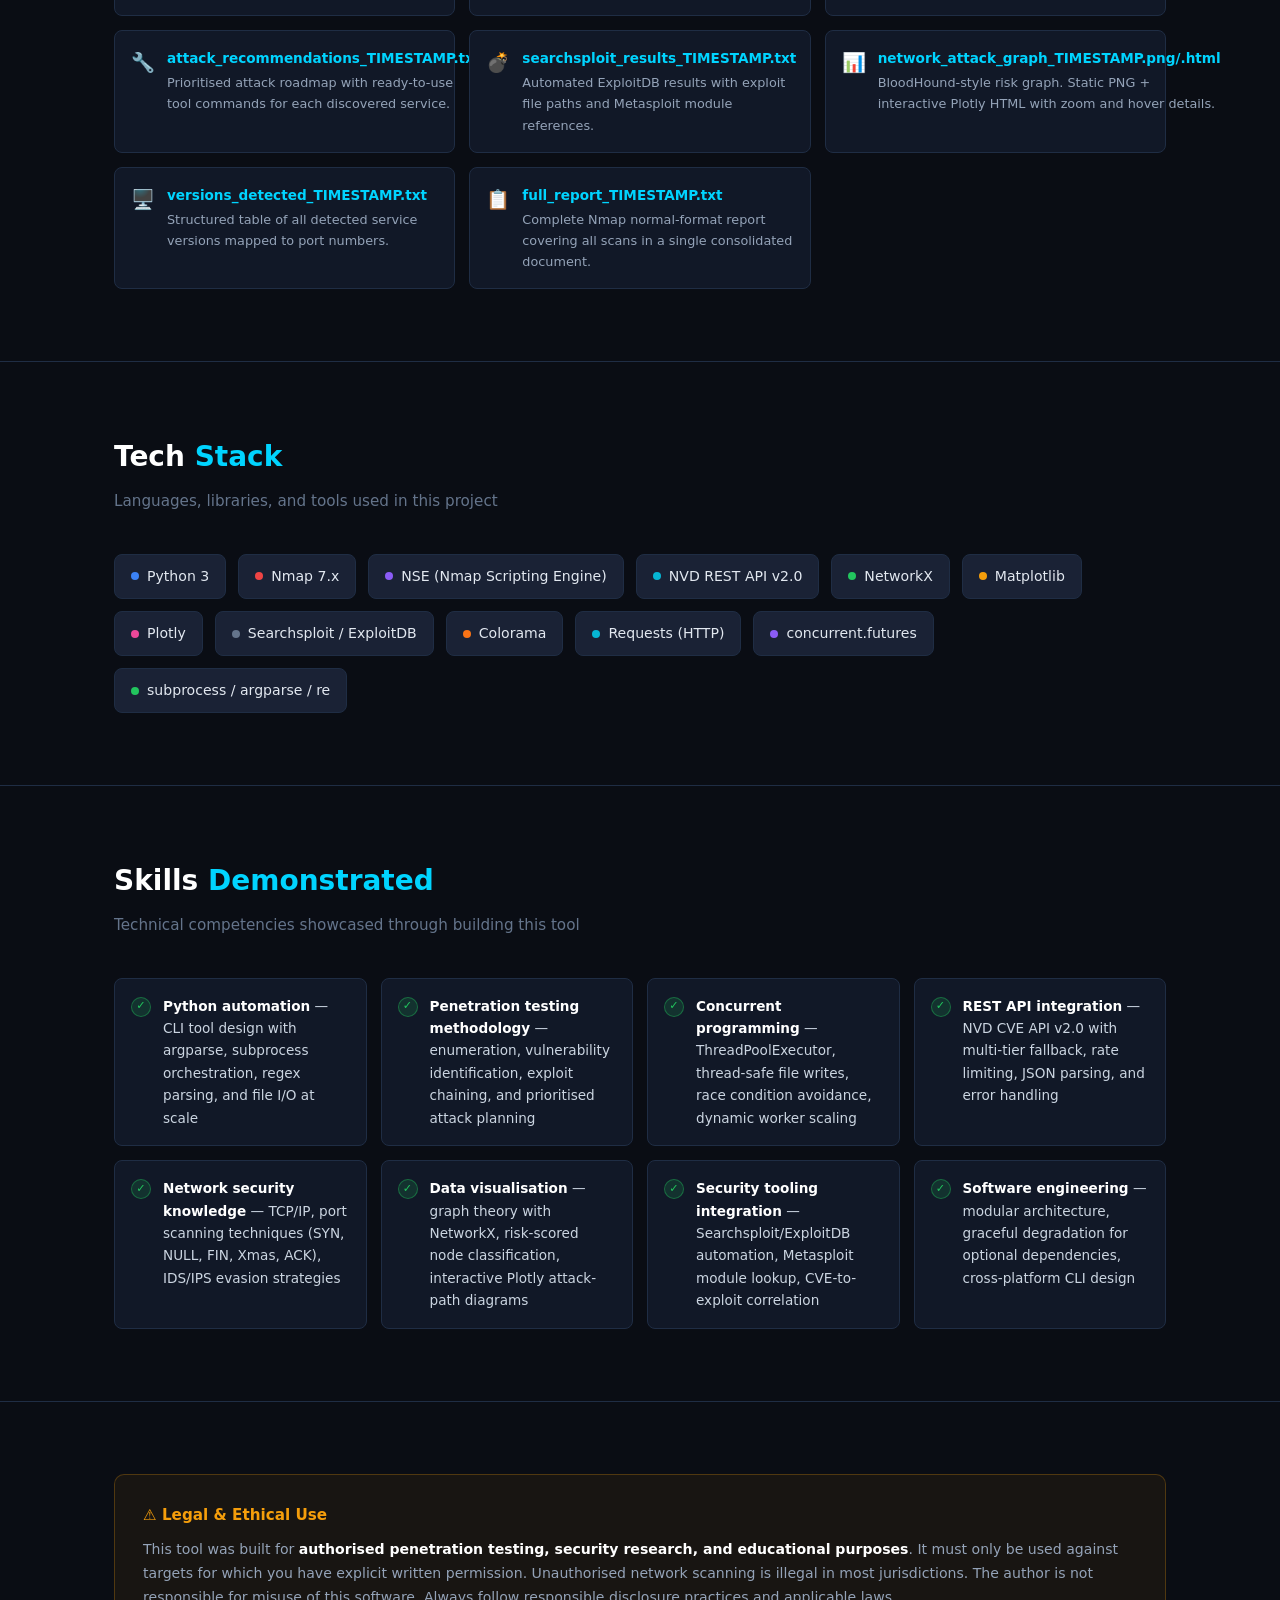
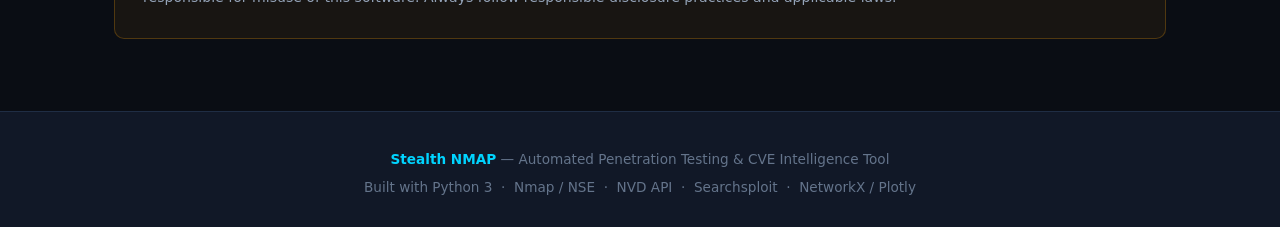
<file: stealth_project.html>
<!DOCTYPE html>
<html lang="en">
<head>
  <meta charset="UTF-8" />
  <meta name="viewport" content="width=device-width, initial-scale=1.0" />
  <title>Stealth NMAP – Automated Penetration Testing Tool</title>
  <style>
    /* ── Base ────────────────────────────────────────────────────── */
    *, *::before, *::after { box-sizing: border-box; margin: 0; padding: 0; }

    :root {
      --bg:        #0a0d14;
      --surface:   #111827;
      --surface2:  #1a2235;
      --border:    #1f2d44;
      --accent:    #00d4ff;
      --accent2:   #7c3aed;
      --red:       #ef4444;
      --green:     #22c55e;
      --yellow:    #f59e0b;
      --text:      #e2e8f0;
      --muted:     #64748b;
      --radius:    10px;
    }

    html { scroll-behavior: smooth; }

    body {
      font-family: 'Segoe UI', system-ui, sans-serif;
      background: var(--bg);
      color: var(--text);
      line-height: 1.65;
    }

    a { color: var(--accent); text-decoration: none; }
    a:hover { text-decoration: underline; }

    /* ── Layout helpers ──────────────────────────────────────────── */
    .container { max-width: 1100px; margin: 0 auto; padding: 0 24px; }
    .section    { padding: 72px 0; }
    .section + .section { border-top: 1px solid var(--border); }

    h2.section-title {
      font-size: 1.75rem;
      font-weight: 700;
      margin-bottom: 8px;
      color: #fff;
    }
    h2.section-title span { color: var(--accent); }

    .section-sub {
      color: var(--muted);
      font-size: 0.95rem;
      margin-bottom: 40px;
    }

    /* ── Hero ────────────────────────────────────────────────────── */
    .hero {
      background: linear-gradient(135deg, #0a0d14 0%, #0f1a2e 50%, #0a0d14 100%);
      border-bottom: 1px solid var(--border);
      padding: 90px 0 80px;
      position: relative;
      overflow: hidden;
    }

    .hero::before {
      content: '';
      position: absolute;
      inset: 0;
      background:
        radial-gradient(ellipse 60% 50% at 80% 50%, rgba(0,212,255,.06) 0%, transparent 70%),
        radial-gradient(ellipse 40% 40% at 20% 80%, rgba(124,58,237,.07) 0%, transparent 70%);
    }

    .hero-badge {
      display: inline-flex;
      align-items: center;
      gap: 8px;
      background: rgba(0,212,255,.1);
      border: 1px solid rgba(0,212,255,.3);
      border-radius: 99px;
      padding: 5px 14px;
      font-size: 0.8rem;
      font-weight: 600;
      letter-spacing: .06em;
      text-transform: uppercase;
      color: var(--accent);
      margin-bottom: 28px;
    }

    .hero-badge::before {
      content: '';
      width: 7px; height: 7px;
      border-radius: 50%;
      background: var(--green);
      animation: pulse 2s infinite;
    }

    @keyframes pulse {
      0%,100% { opacity: 1; transform: scale(1); }
      50%      { opacity: .5; transform: scale(1.4); }
    }

    .hero h1 {
      font-size: clamp(2rem, 5vw, 3.2rem);
      font-weight: 800;
      line-height: 1.15;
      color: #fff;
      margin-bottom: 18px;
    }

    .hero h1 span { color: var(--accent); }

    .hero-desc {
      font-size: 1.05rem;
      color: #94a3b8;
      max-width: 640px;
      margin-bottom: 36px;
    }

    .hero-tags {
      display: flex;
      flex-wrap: wrap;
      gap: 10px;
      margin-bottom: 44px;
    }

    .tag {
      padding: 5px 14px;
      border-radius: 6px;
      font-size: 0.8rem;
      font-weight: 600;
      letter-spacing: .04em;
      border: 1px solid;
    }

    .tag-blue   { background: rgba(0,212,255,.08);  border-color: rgba(0,212,255,.3);  color: var(--accent); }
    .tag-purple { background: rgba(124,58,237,.08); border-color: rgba(124,58,237,.35); color: #a78bfa; }
    .tag-red    { background: rgba(239,68,68,.08);  border-color: rgba(239,68,68,.3);  color: #f87171; }
    .tag-green  { background: rgba(34,197,94,.08);  border-color: rgba(34,197,94,.3);  color: #4ade80; }
    .tag-yellow { background: rgba(245,158,11,.08); border-color: rgba(245,158,11,.3); color: #fbbf24; }

    .hero-stats {
      display: flex;
      gap: 36px;
      flex-wrap: wrap;
    }

    .stat-item { display: flex; flex-direction: column; gap: 2px; }

    .stat-num {
      font-size: 2rem;
      font-weight: 800;
      color: var(--accent);
      line-height: 1;
    }

    .stat-label { font-size: 0.8rem; color: var(--muted); text-transform: uppercase; letter-spacing: .06em; }

    /* ── Terminal block ──────────────────────────────────────────── */
    .terminal {
      background: #0d1117;
      border: 1px solid var(--border);
      border-radius: var(--radius);
      overflow: hidden;
      font-family: 'Consolas', 'Courier New', monospace;
    }

    .terminal-bar {
      background: #161b22;
      border-bottom: 1px solid var(--border);
      padding: 10px 16px;
      display: flex;
      align-items: center;
      gap: 8px;
    }

    .dot { width: 12px; height: 12px; border-radius: 50%; }
    .dot-red    { background: #ff5f57; }
    .dot-yellow { background: #ffbd2e; }
    .dot-green  { background: #28c840; }

    .terminal-title { margin-left: 8px; font-size: 0.78rem; color: var(--muted); }

    .terminal-body { padding: 20px 22px; font-size: 0.85rem; line-height: 1.7; overflow-x: auto; }

    .t-prompt { color: var(--green); }
    .t-cmd    { color: #e2e8f0; }
    .t-flag   { color: var(--accent); }
    .t-comment{ color: var(--muted); }
    .t-output { color: #94a3b8; }
    .t-warn   { color: var(--yellow); }
    .t-success{ color: var(--green); }
    .t-critical{ color: var(--red); font-weight: 700; }

    /* ── Feature grid ────────────────────────────────────────────── */
    .feature-grid {
      display: grid;
      grid-template-columns: repeat(auto-fill, minmax(300px, 1fr));
      gap: 20px;
    }

    .feature-card {
      background: var(--surface);
      border: 1px solid var(--border);
      border-radius: var(--radius);
      padding: 26px;
      transition: border-color .2s, transform .2s;
    }

    .feature-card:hover {
      border-color: var(--accent);
      transform: translateY(-2px);
    }

    .feature-icon {
      font-size: 1.6rem;
      margin-bottom: 14px;
    }

    .feature-card h3 {
      font-size: 1rem;
      font-weight: 700;
      color: #fff;
      margin-bottom: 8px;
    }

    .feature-card p { font-size: 0.88rem; color: #94a3b8; }

    /* ── Scan mode table ─────────────────────────────────────────── */
    .mode-grid {
      display: grid;
      grid-template-columns: repeat(auto-fill, minmax(280px, 1fr));
      gap: 16px;
    }

    .mode-card {
      background: var(--surface);
      border: 1px solid var(--border);
      border-radius: var(--radius);
      padding: 22px;
    }

    .mode-card-header {
      display: flex;
      align-items: center;
      justify-content: space-between;
      margin-bottom: 12px;
    }

    .mode-name { font-weight: 700; font-size: 0.95rem; color: #fff; }

    .badge {
      padding: 2px 10px;
      border-radius: 99px;
      font-size: 0.7rem;
      font-weight: 700;
      text-transform: uppercase;
      letter-spacing: .05em;
    }

    .badge-fast    { background: rgba(34,197,94,.15);  color: var(--green); }
    .badge-stealth { background: rgba(124,58,237,.15); color: #a78bfa; }
    .badge-full    { background: rgba(0,212,255,.12);  color: var(--accent); }
    .badge-default { background: rgba(100,116,139,.15);color: var(--muted); }

    .mode-card p { font-size: 0.83rem; color: #94a3b8; margin-bottom: 10px; }

    .mode-time {
      font-size: 0.78rem;
      color: var(--yellow);
      display: flex;
      align-items: center;
      gap: 5px;
    }

    /* ── Tech stack ──────────────────────────────────────────────── */
    .tech-list {
      display: flex;
      flex-wrap: wrap;
      gap: 12px;
    }

    .tech-item {
      display: flex;
      align-items: center;
      gap: 8px;
      background: var(--surface2);
      border: 1px solid var(--border);
      border-radius: 8px;
      padding: 10px 16px;
      font-size: 0.88rem;
      font-weight: 500;
    }

    .tech-dot {
      width: 8px; height: 8px;
      border-radius: 50%;
      flex-shrink: 0;
    }

    /* ── Skills demonstrated ─────────────────────────────────────── */
    .skills-grid {
      display: grid;
      grid-template-columns: repeat(auto-fill, minmax(240px, 1fr));
      gap: 14px;
    }

    .skill-item {
      display: flex;
      align-items: flex-start;
      gap: 12px;
      background: var(--surface);
      border: 1px solid var(--border);
      border-radius: 8px;
      padding: 16px;
    }

    .skill-check {
      width: 20px; height: 20px;
      border-radius: 50%;
      background: rgba(34,197,94,.15);
      border: 1px solid rgba(34,197,94,.4);
      display: flex;
      align-items: center;
      justify-content: center;
      font-size: 0.7rem;
      color: var(--green);
      flex-shrink: 0;
      margin-top: 2px;
    }

    .skill-item p { font-size: 0.85rem; color: #cbd5e1; }

    /* ── Output files ────────────────────────────────────────────── */
    .output-list {
      display: grid;
      grid-template-columns: repeat(auto-fill, minmax(320px, 1fr));
      gap: 14px;
    }

    .output-item {
      display: flex;
      align-items: flex-start;
      gap: 12px;
      background: var(--surface);
      border: 1px solid var(--border);
      border-radius: 8px;
      padding: 16px;
    }

    .output-icon {
      font-size: 1.2rem;
      flex-shrink: 0;
    }

    .output-item h4 { font-size: 0.85rem; font-weight: 600; color: var(--accent); margin-bottom: 3px; }
    .output-item p  { font-size: 0.8rem; color: #94a3b8; }

    /* ── Architecture diagram ────────────────────────────────────── */
    .arch-flow {
      display: flex;
      align-items: center;
      gap: 0;
      flex-wrap: wrap;
      justify-content: center;
      gap: 4px;
    }

    .arch-box {
      background: var(--surface2);
      border: 1px solid var(--border);
      border-radius: 8px;
      padding: 14px 18px;
      text-align: center;
      font-size: 0.82rem;
      font-weight: 600;
      color: #fff;
      min-width: 110px;
    }

    .arch-box small { display: block; color: var(--muted); font-weight: 400; font-size: 0.72rem; margin-top: 3px; }

    .arch-arrow {
      color: var(--accent);
      font-size: 1.1rem;
      padding: 0 4px;
    }

    /* ── Footer ──────────────────────────────────────────────────── */
    .footer {
      background: var(--surface);
      border-top: 1px solid var(--border);
      padding: 36px 0;
      text-align: center;
      font-size: 0.85rem;
      color: var(--muted);
    }

    .footer strong { color: var(--accent); }

    /* ── Responsive ──────────────────────────────────────────────── */
    @media (max-width: 640px) {
      .hero-stats { gap: 24px; }
      .arch-flow  { flex-direction: column; }
      .arch-arrow { transform: rotate(90deg); }
    }
  </style>
</head>
<body>

<!-- ═══════════════════ HERO ═══════════════════════════════════════ -->
<section class="hero">
  <div class="container">
    <div class="hero-badge">Cybersecurity Project &nbsp;·&nbsp; Penetration Testing Tool</div>

    <h1>Stealth NMAP<br /><span>Automated Reconnaissance &amp; CVE Intelligence</span></h1>

    <p class="hero-desc">
      A full-stack Python penetration testing automation tool that orchestrates Nmap across
      32+ scan types, correlates results against live CVE databases, generates prioritised
      exploitation roadmaps, and renders BloodHound-style attack-path graphs — all from a
      single CLI command.
    </p>

    <div class="hero-tags">
      <span class="tag tag-blue">Python 3</span>
      <span class="tag tag-red">Nmap / NSE</span>
      <span class="tag tag-purple">CVE Intelligence</span>
      <span class="tag tag-green">Parallel Execution</span>
      <span class="tag tag-yellow">Stealth Evasion</span>
      <span class="tag tag-blue">Searchsploit</span>
      <span class="tag tag-purple">NetworkX / Plotly</span>
      <span class="tag tag-red">NVD API</span>
    </div>

    <div class="hero-stats">
      <div class="stat-item">
        <span class="stat-num">32+</span>
        <span class="stat-label">Scan Modules</span>
      </div>
      <div class="stat-item">
        <span class="stat-num">11</span>
        <span class="stat-label">Output Reports</span>
      </div>
      <div class="stat-item">
        <span class="stat-num">4x</span>
        <span class="stat-label">Parallel Threads</span>
      </div>
      <div class="stat-item">
        <span class="stat-num">65 535</span>
        <span class="stat-label">Max Port Coverage</span>
      </div>
    </div>
  </div>
</section>

<!-- ═══════════════════ OVERVIEW ═══════════════════════════════════ -->
<section class="section">
  <div class="container">
    <h2 class="section-title">What is <span>Stealth NMAP</span>?</h2>
    <p class="section-sub">A production-grade CLI tool built for professional penetration testing and CTF competitions</p>

    <div style="display:grid; grid-template-columns:1fr 1fr; gap:32px; align-items:start;">

      <div>
        <p style="color:#94a3b8; margin-bottom:18px;">
          Stealth NMAP wraps the power of Nmap and its NSE scripting engine inside an intelligent
          Python orchestrator. Rather than running individual scans manually and stitching results
          together, Stealth NMAP fires up to <strong style="color:#fff;">32 specialised scan types concurrently</strong>,
          parses every output file, cross-references discovered service versions against the
          <strong style="color:#fff;">NVD CVE database in real-time</strong>, and delivers a
          single prioritised exploitation brief — ready to act on.
        </p>
        <p style="color:#94a3b8; margin-bottom:18px;">
          A built-in <strong style="color:#fff;">stealth engine</strong> (T0 paranoid timing,
          packet fragmentation, randomised decoy IPs, DNS source-port spoofing) lets the tool
          operate against heavily monitored targets while maintaining full intelligence-gathering
          capability.
        </p>
        <p style="color:#94a3b8;">
          Results are visualised as an interactive <strong style="color:#fff;">BloodHound-style
          attack-path graph</strong> (NetworkX + Plotly), colour-coded by risk level, so attack
          chains are immediately obvious — even in large, complex environments.
        </p>
      </div>

      <div class="terminal">
        <div class="terminal-bar">
          <div class="dot dot-red"></div>
          <div class="dot dot-yellow"></div>
          <div class="dot dot-green"></div>
          <span class="terminal-title">Stealth NMAP — live output</span>
        </div>
        <div class="terminal-body">
          <div><span class="t-prompt">root@kali:~# </span><span class="t-cmd">python3 nmap_enum_and_CVE.py</span></div>
          <div style="padding-left:4px;"><span class="t-flag">  -t</span><span class="t-cmd"> 10.10.249.182</span></div>
          <div style="padding-left:4px;"><span class="t-flag">  --fast</span></div>
          <div style="padding-left:4px;"><span class="t-flag">  --parallel</span><span class="t-cmd"> 3</span></div>
          <div style="padding-left:4px;"><span class="t-flag">  --open</span></div>
          <div style="padding-left:4px;"><span class="t-flag">  --verbose</span></div>
          <br/>
          <div><span class="t-success">[SYSTEM ONLINE]</span><span class="t-output"> Initialising Stealth NMAP...</span></div>
          <div><span class="t-success">[INFO]</span><span class="t-output"> Timing: -T5 | Ports: --top-ports 1000 | Threads: 3</span></div>
          <div><span class="t-success">[1/32]</span><span class="t-output"> Host discovery completed in 1.24s</span></div>
          <div><span class="t-success">[2/32]</span><span class="t-output"> TCP SYN scan — 8 open ports found</span></div>
          <div><span class="t-success">[5/32]</span><span class="t-output"> Service detection — OpenSSH 7.4, Apache 2.4.6</span></div>
          <div><span class="t-warn">[CVE]</span><span class="t-output"> Analysing 6 CVEs via NVD API...</span></div>
          <div><span class="t-critical">[CRITICAL]</span><span class="t-output"> CVE-2017-0144 — Score: 9.3 (EternalBlue)</span></div>
          <div><span class="t-success">[+]</span><span class="t-output"> Attack graph rendered → network_graph.html</span></div>
          <div><span class="t-success">[+]</span><span class="t-output"> 11 report files written to nmap_outputs/</span></div>
        </div>
      </div>
    </div>
  </div>
</section>

<!-- ═══════════════════ FEATURES ══════════════════════════════════ -->
<section class="section">
  <div class="container">
    <h2 class="section-title">Core <span>Feature Set</span></h2>
    <p class="section-sub">Every component was designed and built from scratch</p>

    <div class="feature-grid">

      <div class="feature-card">
        <div class="feature-icon">⚡</div>
        <h3>Multi-Threaded Scan Engine</h3>
        <p>Up to 4 parallel Nmap instances using Python's <code style="color:var(--accent)">ThreadPoolExecutor</code>.
          Reduces full-coverage scan time by up to 75% compared to sequential execution.
          Smart conflict resolution automatically disables parallelism when stealth mode is active.</p>
      </div>

      <div class="feature-card">
        <div class="feature-icon">🛡️</div>
        <h3>Stealth &amp; Evasion Engine</h3>
        <p>T0 paranoid timing (5+ min between packets), packet fragmentation
          (<code style="color:var(--accent)">-f --data-length 25</code>), 5 randomised decoy IPs
          (<code style="color:var(--accent)">-D RND:5</code>), DNS source-port spoofing, and
          SYN/NULL/FIN/ACK/Xmas multi-vector scanning. Designed to bypass IDS/firewall detection.</p>
      </div>

      <div class="feature-card">
        <div class="feature-icon">🔍</div>
        <h3>Live CVE Intelligence</h3>
        <p>Queries the <strong>NVD REST API v2.0</strong> for every discovered service version.
          Fetches CVSS v3.1 scores, severity ratings, and attack vectors. Falls back through
          multiple sources (CVEDetails, local pattern matching) if the primary API is unavailable.</p>
      </div>

      <div class="feature-card">
        <div class="feature-icon">🗺️</div>
        <h3>Attack-Path Graph Visualisation</h3>
        <p>Generates a BloodHound-style network graph using <strong>NetworkX</strong> and
          <strong>Plotly</strong>. Nodes are colour-coded by risk (red = critical, yellow = medium),
          edges represent exploitation paths and pivot opportunities. Exports as static PNG and
          interactive HTML.</p>
      </div>

      <div class="feature-card">
        <div class="feature-icon">💣</div>
        <h3>Searchsploit Integration</h3>
        <p>Automatically queries <strong>ExploitDB via Searchsploit</strong> for every detected
          service version. Extracts exploit titles, file paths, and Metasploit module names.
          Falls back to curated exploit-db.com/NVD search URLs when Searchsploit is unavailable.</p>
      </div>

      <div class="feature-card">
        <div class="feature-icon">🎯</div>
        <h3>Intelligent Recommendations Engine</h3>
        <p>Parses all scan results and generates a <strong>prioritised attack roadmap</strong>
          — high/medium/low priority targets, service-specific exploitation methods, and
          ready-to-paste tool commands (Hydra, SQLMap, WPScan, enum4linux, CrackMapExec, etc.).</p>
      </div>

      <div class="feature-card">
        <div class="feature-icon">🔒</div>
        <h3>Full Port Coverage</h3>
        <p>Scans all <strong>65 535 TCP ports</strong> with
          <code style="color:var(--accent)">--top-ports 65535</code> (automatically converted
          to <code style="color:var(--accent)">-p-</code>). Combined with
          <code style="color:var(--accent)">--open</code> flag to suppress noise and surface
          only accessible services — essential for uncovering non-standard ports.</p>
      </div>

      <div class="feature-card">
        <div class="feature-icon">🕸️</div>
        <h3>NSE Script Library</h3>
        <p>Orchestrates 15+ NSE scripts including
          <code style="color:var(--accent)">ssl-heartbleed</code>,
          <code style="color:var(--accent)">smb-vuln-ms17-010</code>,
          <code style="color:var(--accent)">http-shellshock</code>,
          <code style="color:var(--accent)">http-sql-injection</code>,
          <code style="color:var(--accent)">rdp-enum-encryption</code>,
          <code style="color:var(--accent)">dns-brute</code>, and full WordPress enumeration.</p>
      </div>

      <div class="feature-card">
        <div class="feature-icon">📊</div>
        <h3>Structured Report Generation</h3>
        <p>Automatically writes 11 categorised output files — raw scan data, CVE priority
          rankings, service version inventory, attack recommendations, Searchsploit results,
          and a full-colour HTML interactive graph — every run, with timestamped filenames.</p>
      </div>

    </div>
  </div>
</section>

<!-- ═══════════════════ SCAN MODES ════════════════════════════════ -->
<section class="section">
  <div class="container">
    <h2 class="section-title">Scan <span>Modes</span></h2>
    <p class="section-sub">Flexible configuration for every engagement scenario</p>

    <div class="mode-grid">

      <div class="mode-card">
        <div class="mode-card-header">
          <span class="mode-name">Standard</span>
          <span class="badge badge-default">Default</span>
        </div>
        <p>32 comprehensive scans, T4 aggressive timing, full CVE analysis and attack
          recommendations. Best for thorough assessments with no time pressure.</p>
        <div class="mode-time">⏱ 45 – 90 minutes</div>
      </div>

      <div class="mode-card">
        <div class="mode-card-header">
          <span class="mode-name">Fast + Parallel</span>
          <span class="badge badge-fast">Fast</span>
        </div>
        <p>T5 insane timing combined with up to 4 parallel scan threads. Cuts total time by
          60 – 75%. Ideal for CTF competitions and time-constrained engagements.</p>
        <div class="mode-time">⏱ 3 – 15 minutes</div>
      </div>

      <div class="mode-card">
        <div class="mode-card-header">
          <span class="mode-name">Quick</span>
          <span class="badge badge-fast">Recon</span>
        </div>
        <p>Six essential scans only — host discovery, port scan, service detection, OS
          fingerprint, WordPress enumeration, and vulnerability check.</p>
        <div class="mode-time">⏱ 5 – 10 minutes</div>
      </div>

      <div class="mode-card">
        <div class="mode-card-header">
          <span class="mode-name">All Ports</span>
          <span class="badge badge-full">Full</span>
        </div>
        <p>Scans all 65 535 TCP ports with
          <code style="color:var(--accent); font-size:0.8rem">--top-ports 65535</code> combined
          with <code style="color:var(--accent); font-size:0.8rem">--open</code> for noise-free
          results. Catches services running on non-standard ports.</p>
        <div class="mode-time">⏱ 5 – 20 minutes (with --fast)</div>
      </div>

      <div class="mode-card">
        <div class="mode-card-header">
          <span class="mode-name">Stealth</span>
          <span class="badge badge-stealth">Evasion</span>
        </div>
        <p>T0 paranoid timing, packet fragmentation, decoy IPs, and DNS port spoofing.
          Automatically disables conflicting speed settings. Designed to evade IDS/SIEM
          detection on heavily monitored corporate networks.</p>
        <div class="mode-time">⏱ 2 – 6 hours</div>
      </div>

      <div class="mode-card">
        <div class="mode-card-header">
          <span class="mode-name">Combined</span>
          <span class="badge badge-fast">Custom</span>
        </div>
        <p>All flags are composable.
          <code style="color:var(--accent); font-size:0.78rem">--fast --parallel 3 --quick --open --skip-ping</code>
          gives a sub-5-minute initial reconnaissance sweep with clean, focused output.</p>
        <div class="mode-time">⏱ Fully configurable</div>
      </div>

    </div>

    <!-- Usage terminal -->
    <div class="terminal" style="margin-top:32px;">
      <div class="terminal-bar">
        <div class="dot dot-red"></div>
        <div class="dot dot-yellow"></div>
        <div class="dot dot-green"></div>
        <span class="terminal-title">Usage examples</span>
      </div>
      <div class="terminal-body">
        <div><span class="t-comment"># Fastest possible initial scan</span></div>
        <div><span class="t-prompt">$ </span><span class="t-cmd">python3 nmap_enum_and_CVE.py</span><span class="t-flag"> -t</span><span class="t-cmd"> 10.10.249.182</span><span class="t-flag"> --fast --parallel 3 --quick --open --skip-ping</span></div>
        <br/>
        <div><span class="t-comment"># Comprehensive all-port scan</span></div>
        <div><span class="t-prompt">$ </span><span class="t-cmd">python3 nmap_enum_and_CVE.py</span><span class="t-flag"> -t</span><span class="t-cmd"> 10.10.249.182</span><span class="t-flag"> --top-ports 65535 --fast --parallel 3 --open</span></div>
        <br/>
        <div><span class="t-comment"># Stealth recon against monitored corporate target</span></div>
        <div><span class="t-prompt">$ </span><span class="t-cmd">python3 nmap_enum_and_CVE.py</span><span class="t-flag"> -t</span><span class="t-cmd"> 10.129.29.203</span><span class="t-flag"> --stealth --verbose</span></div>
        <br/>
        <div><span class="t-comment"># Full assessment with custom output directory</span></div>
        <div><span class="t-prompt">$ </span><span class="t-cmd">python3 nmap_enum_and_CVE.py</span><span class="t-flag"> -t</span><span class="t-cmd"> 192.168.1.100</span><span class="t-flag"> --parallel 2 --open -o</span><span class="t-cmd"> /tmp/client_audit</span></div>
      </div>
    </div>
  </div>
</section>

<!-- ═══════════════════ ARCHITECTURE ══════════════════════════════ -->
<section class="section">
  <div class="container">
    <h2 class="section-title">How It <span>Works</span></h2>
    <p class="section-sub">Pipeline architecture from target input to actionable intelligence</p>

    <div class="arch-flow" style="margin-bottom:40px;">
      <div class="arch-box">Target Input<small>IP / domain</small></div>
      <div class="arch-arrow">→</div>
      <div class="arch-box">Scan Engine<small>32 Nmap tasks</small></div>
      <div class="arch-arrow">→</div>
      <div class="arch-box">Result Parser<small>regex + grep</small></div>
      <div class="arch-arrow">→</div>
      <div class="arch-box">CVE Engine<small>NVD API v2</small></div>
      <div class="arch-arrow">→</div>
      <div class="arch-box">Exploit Lookup<small>Searchsploit</small></div>
      <div class="arch-arrow">→</div>
      <div class="arch-box">Graph Builder<small>NetworkX</small></div>
      <div class="arch-arrow">→</div>
      <div class="arch-box">Reports<small>11 files</small></div>
    </div>

    <div style="display:grid; grid-template-columns:1fr 1fr; gap:20px;">
      <div style="background:var(--surface); border:1px solid var(--border); border-radius:var(--radius); padding:24px;">
        <h3 style="font-size:0.95rem; color:#fff; margin-bottom:14px;">⚙️ Concurrency Model</h3>
        <p style="font-size:0.85rem; color:#94a3b8;">
          Uses <code style="color:var(--accent)">concurrent.futures.ThreadPoolExecutor</code> to
          dispatch up to 4 Nmap subprocesses simultaneously. Each scan writes its own
          grepable output file. The main thread collects results via
          <code style="color:var(--accent)">as_completed()</code> as they finish, then merges
          findings before the analysis phase begins.
        </p>
      </div>
      <div style="background:var(--surface); border:1px solid var(--border); border-radius:var(--radius); padding:24px;">
        <h3 style="font-size:0.95rem; color:#fff; margin-bottom:14px;">🌐 CVE Data Pipeline</h3>
        <p style="font-size:0.85rem; color:#94a3b8;">
          Detected service versions are passed to a CVE enrichment function that queries the
          <code style="color:var(--accent)">NVD REST API v2.0</code>, parses CVSS v3.1/v3.0/v2.0
          scores, and falls back to CVEDetails scraping and local pattern-matching for known
          critical CVEs (EternalBlue, Log4Shell, BlueKeep, Zerologon, Shellshock, Heartbleed).
        </p>
      </div>
    </div>
  </div>
</section>

<!-- ═══════════════════ OUTPUT FILES ══════════════════════════════ -->
<section class="section">
  <div class="container">
    <h2 class="section-title">Generated <span>Output Files</span></h2>
    <p class="section-sub">Every run produces a complete, audit-ready intelligence package</p>

    <div class="output-list">
      <div class="output-item">
        <div class="output-icon">📄</div>
        <div>
          <h4>scan_XX_TIMESTAMP.txt</h4>
          <p>Raw grepable Nmap output for each individual scan module. One file per scan type.</p>
        </div>
      </div>
      <div class="output-item">
        <div class="output-icon">⚠️</div>
        <div>
          <h4>important_findings_TIMESTAMP.txt</h4>
          <p>Highlighted critical vulnerabilities and key findings extracted from all scans.</p>
        </div>
      </div>
      <div class="output-item">
        <div class="output-icon">🏆</div>
        <div>
          <h4>cve_priority_analysis_TIMESTAMP.txt</h4>
          <p>CVEs ranked by CVSS score with exploitation priority, attack vectors, and Metasploit commands.</p>
        </div>
      </div>
      <div class="output-item">
        <div class="output-icon">🔧</div>
        <div>
          <h4>attack_recommendations_TIMESTAMP.txt</h4>
          <p>Prioritised attack roadmap with ready-to-use tool commands for each discovered service.</p>
        </div>
      </div>
      <div class="output-item">
        <div class="output-icon">💣</div>
        <div>
          <h4>searchsploit_results_TIMESTAMP.txt</h4>
          <p>Automated ExploitDB results with exploit file paths and Metasploit module references.</p>
        </div>
      </div>
      <div class="output-item">
        <div class="output-icon">📊</div>
        <div>
          <h4>network_attack_graph_TIMESTAMP.png/.html</h4>
          <p>BloodHound-style risk graph. Static PNG + interactive Plotly HTML with zoom and hover details.</p>
        </div>
      </div>
      <div class="output-item">
        <div class="output-icon">🖥️</div>
        <div>
          <h4>versions_detected_TIMESTAMP.txt</h4>
          <p>Structured table of all detected service versions mapped to port numbers.</p>
        </div>
      </div>
      <div class="output-item">
        <div class="output-icon">📋</div>
        <div>
          <h4>full_report_TIMESTAMP.txt</h4>
          <p>Complete Nmap normal-format report covering all scans in a single consolidated document.</p>
        </div>
      </div>
    </div>
  </div>
</section>

<!-- ═══════════════════ TECH STACK ════════════════════════════════ -->
<section class="section">
  <div class="container">
    <h2 class="section-title">Tech <span>Stack</span></h2>
    <p class="section-sub">Languages, libraries, and tools used in this project</p>

    <div class="tech-list">
      <div class="tech-item"><div class="tech-dot" style="background:#3b82f6;"></div> Python 3</div>
      <div class="tech-item"><div class="tech-dot" style="background:#ef4444;"></div> Nmap 7.x</div>
      <div class="tech-item"><div class="tech-dot" style="background:#8b5cf6;"></div> NSE (Nmap Scripting Engine)</div>
      <div class="tech-item"><div class="tech-dot" style="background:#06b6d4;"></div> NVD REST API v2.0</div>
      <div class="tech-item"><div class="tech-dot" style="background:#22c55e;"></div> NetworkX</div>
      <div class="tech-item"><div class="tech-dot" style="background:#f59e0b;"></div> Matplotlib</div>
      <div class="tech-item"><div class="tech-dot" style="background:#ec4899;"></div> Plotly</div>
      <div class="tech-item"><div class="tech-dot" style="background:#64748b;"></div> Searchsploit / ExploitDB</div>
      <div class="tech-item"><div class="tech-dot" style="background:#f97316;"></div> Colorama</div>
      <div class="tech-item"><div class="tech-dot" style="background:#06b6d4;"></div> Requests (HTTP)</div>
      <div class="tech-item"><div class="tech-dot" style="background:#8b5cf6;"></div> concurrent.futures</div>
      <div class="tech-item"><div class="tech-dot" style="background:#22c55e;"></div> subprocess / argparse / re</div>
    </div>
  </div>
</section>

<!-- ═══════════════════ SKILLS ════════════════════════════════════ -->
<section class="section">
  <div class="container">
    <h2 class="section-title">Skills <span>Demonstrated</span></h2>
    <p class="section-sub">Technical competencies showcased through building this tool</p>

    <div class="skills-grid">
      <div class="skill-item">
        <div class="skill-check">✓</div>
        <p><strong style="color:#fff;">Python automation</strong> — CLI tool design with argparse, subprocess orchestration, regex parsing, and file I/O at scale</p>
      </div>
      <div class="skill-item">
        <div class="skill-check">✓</div>
        <p><strong style="color:#fff;">Penetration testing methodology</strong> — enumeration, vulnerability identification, exploit chaining, and prioritised attack planning</p>
      </div>
      <div class="skill-item">
        <div class="skill-check">✓</div>
        <p><strong style="color:#fff;">Concurrent programming</strong> — ThreadPoolExecutor, thread-safe file writes, race condition avoidance, dynamic worker scaling</p>
      </div>
      <div class="skill-item">
        <div class="skill-check">✓</div>
        <p><strong style="color:#fff;">REST API integration</strong> — NVD CVE API v2.0 with multi-tier fallback, rate limiting, JSON parsing, and error handling</p>
      </div>
      <div class="skill-item">
        <div class="skill-check">✓</div>
        <p><strong style="color:#fff;">Network security knowledge</strong> — TCP/IP, port scanning techniques (SYN, NULL, FIN, Xmas, ACK), IDS/IPS evasion strategies</p>
      </div>
      <div class="skill-item">
        <div class="skill-check">✓</div>
        <p><strong style="color:#fff;">Data visualisation</strong> — graph theory with NetworkX, risk-scored node classification, interactive Plotly attack-path diagrams</p>
      </div>
      <div class="skill-item">
        <div class="skill-check">✓</div>
        <p><strong style="color:#fff;">Security tooling integration</strong> — Searchsploit/ExploitDB automation, Metasploit module lookup, CVE-to-exploit correlation</p>
      </div>
      <div class="skill-item">
        <div class="skill-check">✓</div>
        <p><strong style="color:#fff;">Software engineering</strong> — modular architecture, graceful degradation for optional dependencies, cross-platform CLI design</p>
      </div>
    </div>
  </div>
</section>

<!-- ═══════════════════ DISCLAIMER ════════════════════════════════ -->
<section class="section">
  <div class="container">
    <div style="background:rgba(245,158,11,.06); border:1px solid rgba(245,158,11,.25); border-radius:var(--radius); padding:28px;">
      <h3 style="color:var(--yellow); font-size:0.95rem; margin-bottom:10px;">⚠️ Legal &amp; Ethical Use</h3>
      <p style="color:#94a3b8; font-size:0.88rem; line-height:1.7;">
        This tool was built for <strong style="color:#fff;">authorised penetration testing, security research, and educational purposes</strong>.
        It must only be used against targets for which you have explicit written permission.
        Unauthorised network scanning is illegal in most jurisdictions. The author is not
        responsible for misuse of this software. Always follow responsible disclosure practices
        and applicable laws.
      </p>
    </div>
  </div>
</section>

<!-- ═══════════════════ FOOTER ════════════════════════════════════ -->
<footer class="footer">
  <div class="container">
    <p style="margin-bottom:6px;">
      <strong>Stealth NMAP</strong> — Automated Penetration Testing &amp; CVE Intelligence Tool
    </p>
    <p>Built with Python 3 &nbsp;·&nbsp; Nmap / NSE &nbsp;·&nbsp; NVD API &nbsp;·&nbsp; Searchsploit &nbsp;·&nbsp; NetworkX / Plotly</p>
  </div>
</footer>

</body>
</html>
</file>
